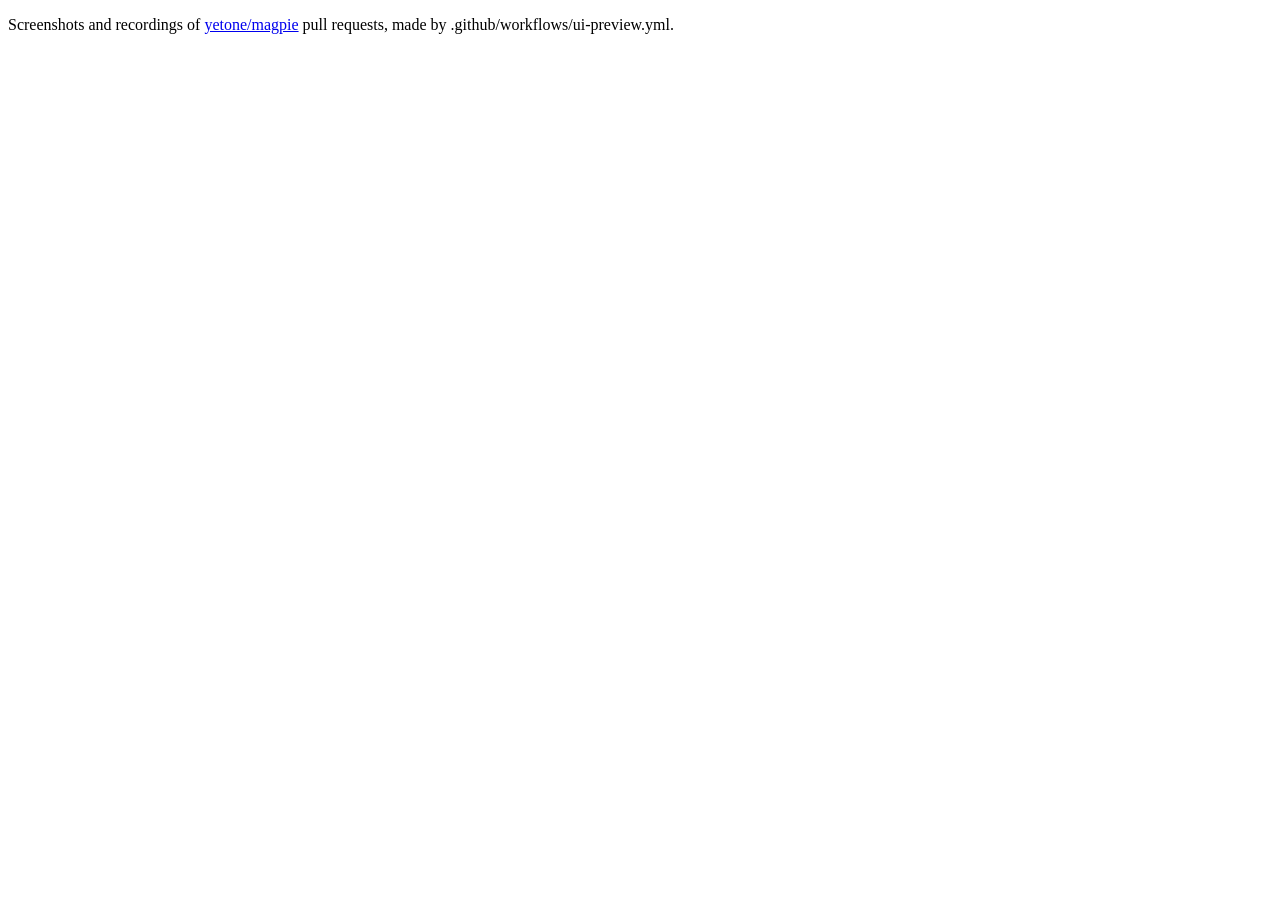
<file: index.html>
<!doctype html><meta charset="utf-8"><title>magpie UI previews</title><p>Screenshots and recordings of <a href="https://github.com/yetone/magpie/pulls">yetone/magpie</a> pull requests, made by .github/workflows/ui-preview.yml.</p>
</file>
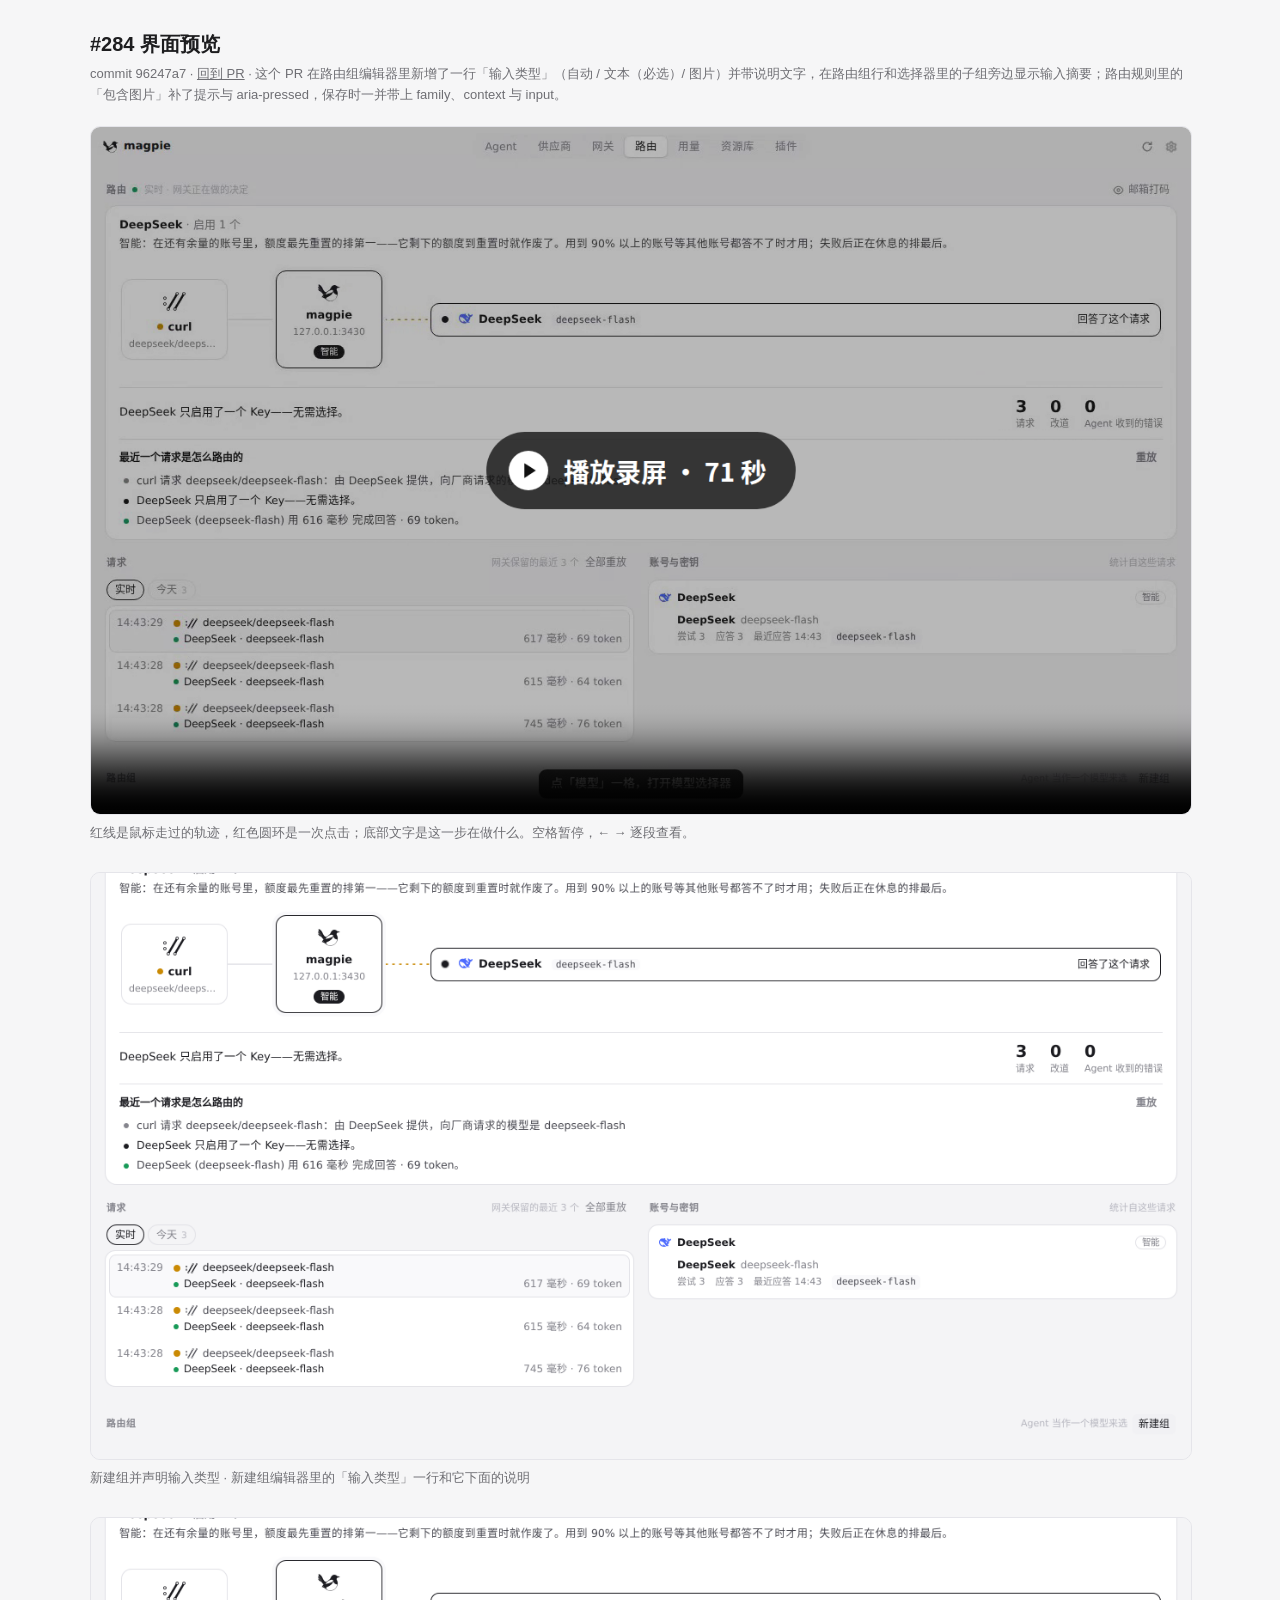
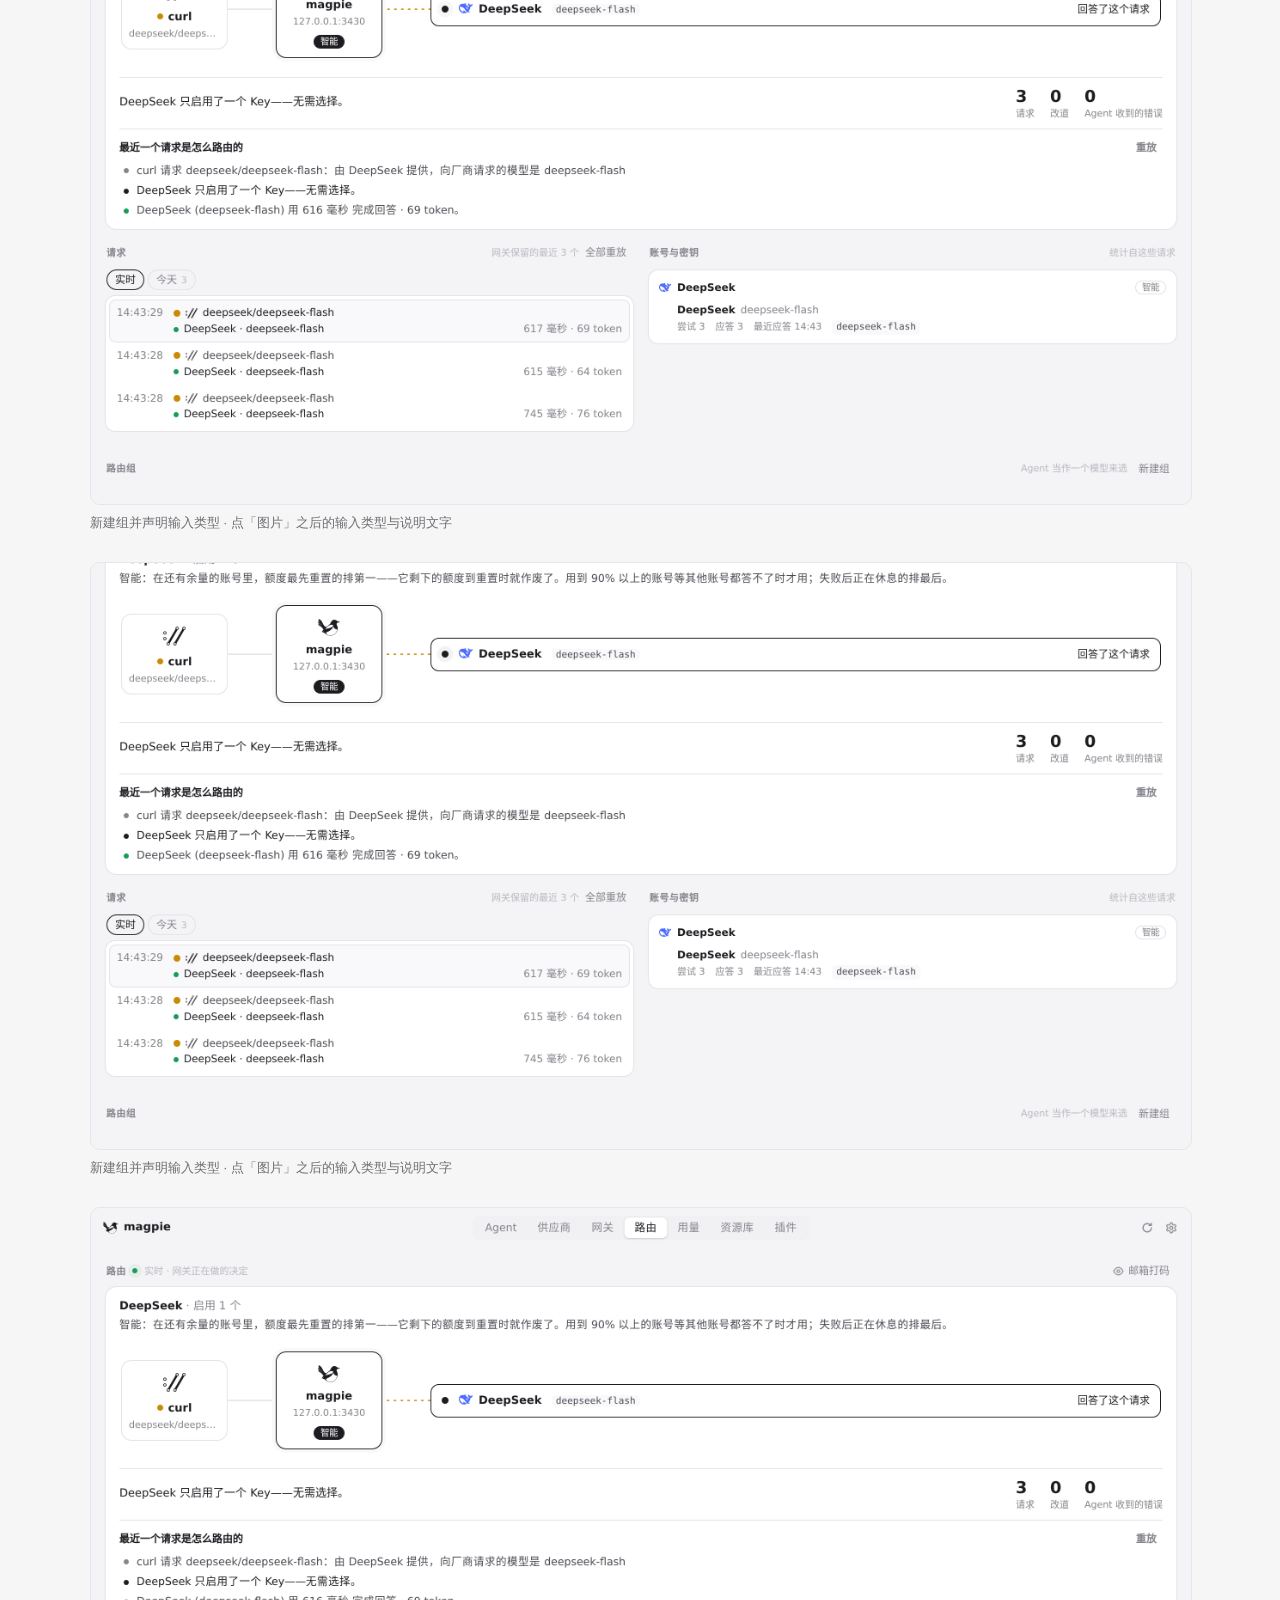
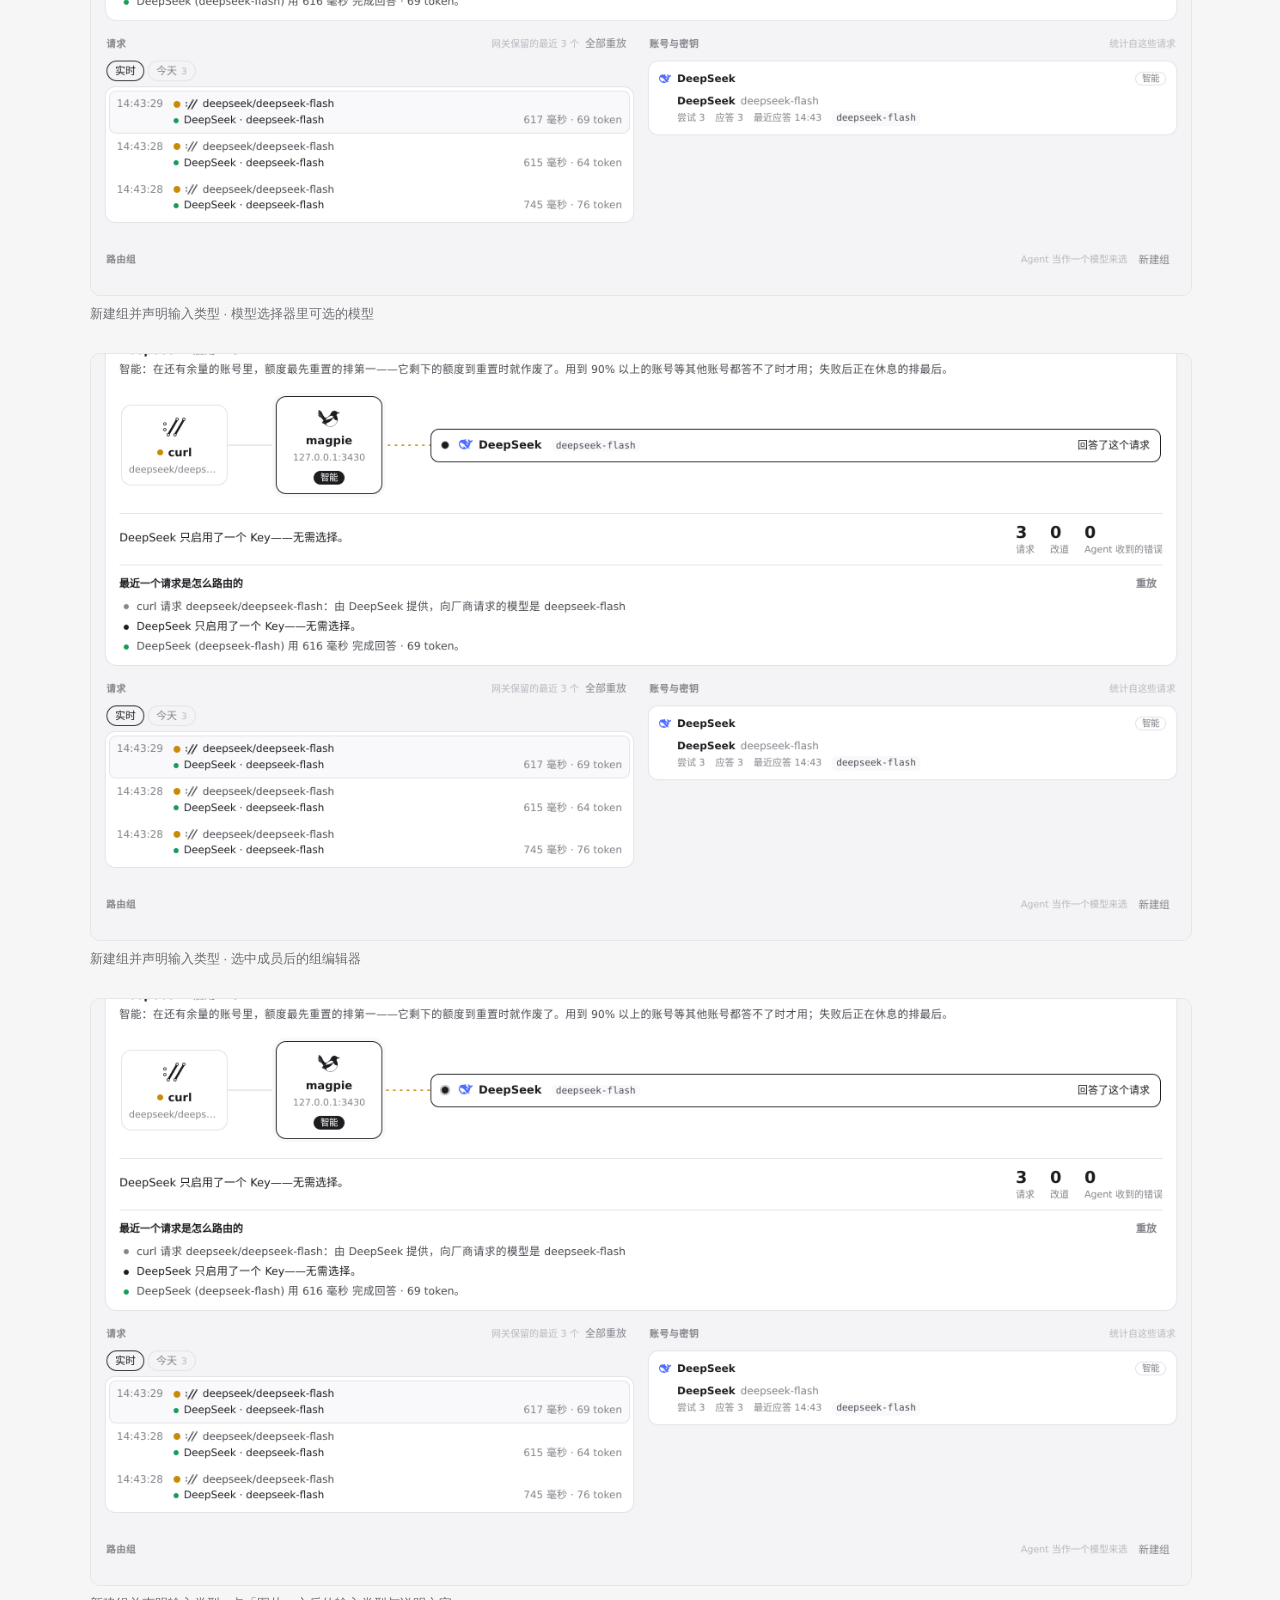
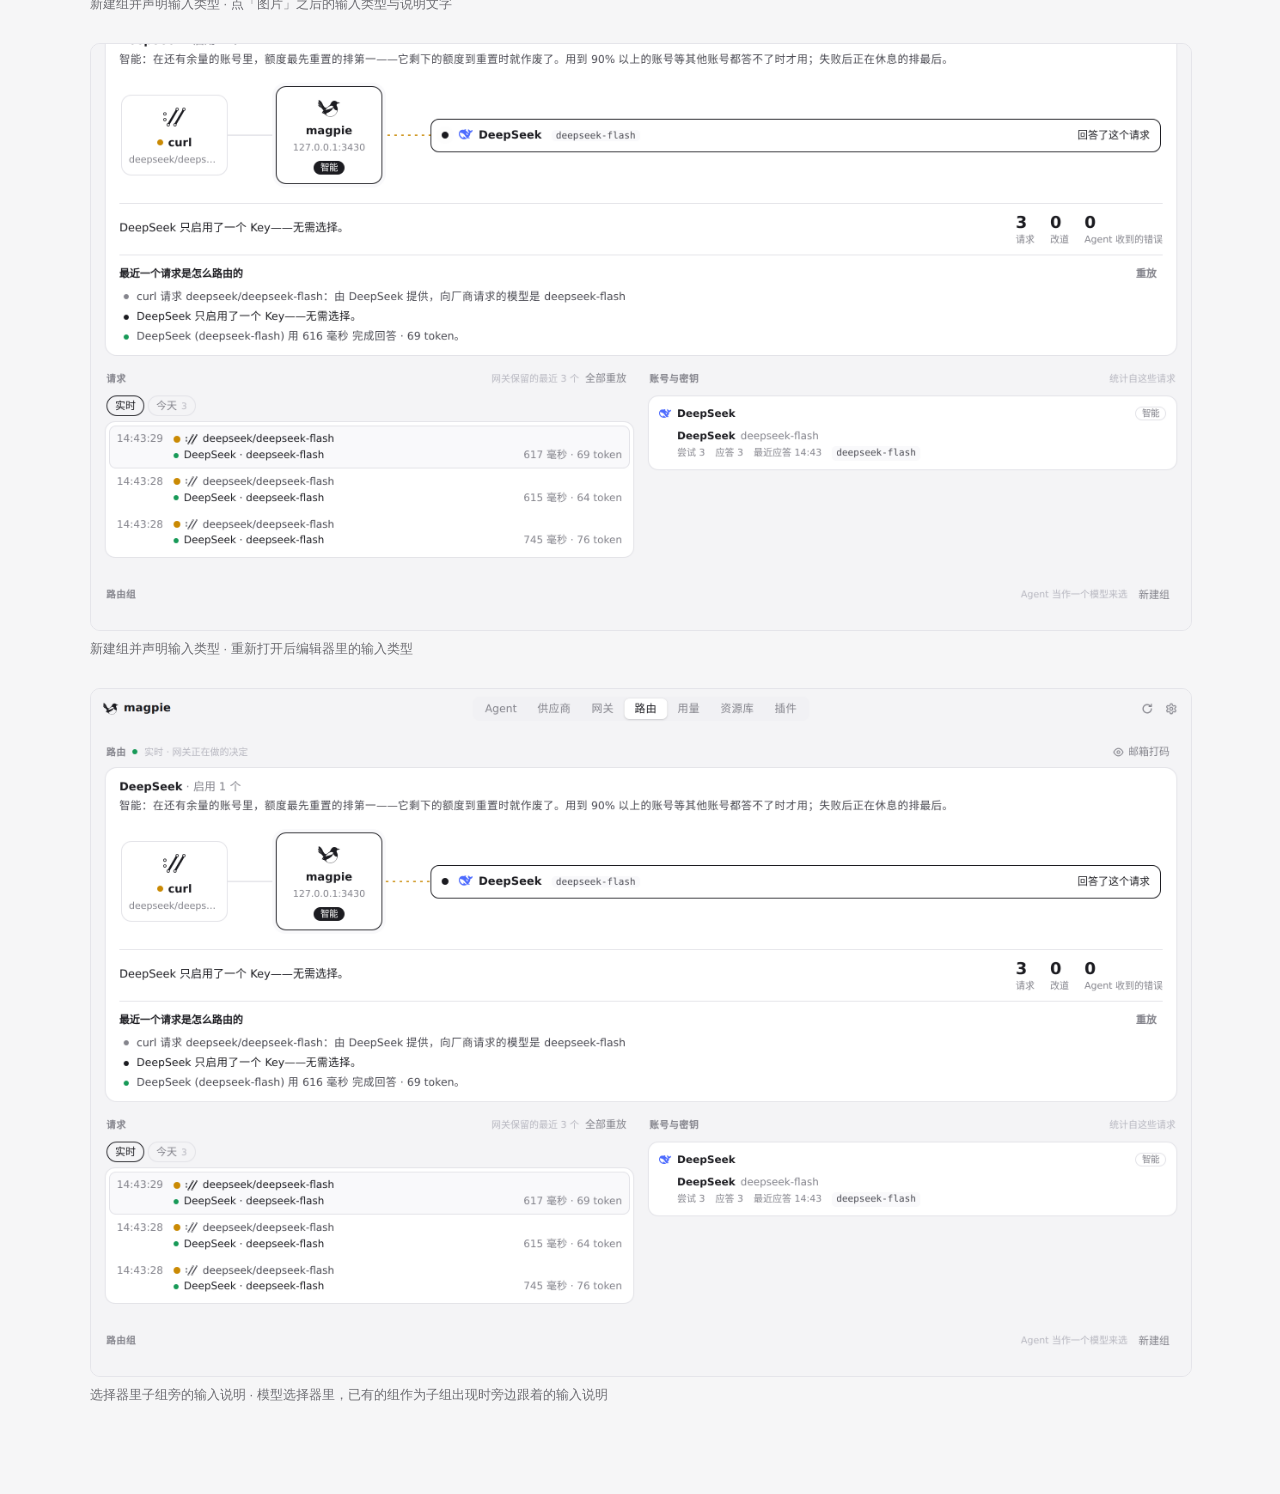
<file: pr-284/96247a7/index.html>
<!doctype html><html lang="zh"><meta charset="utf-8"><meta name="viewport" content="width=device-width,initial-scale=1">
<title>#284 界面预览 · 96247a7</title>
<style>:root{color-scheme:light dark;--bg:#f6f6f7;--fg:#1d1d1f;--muted:#6e6e73;--card:#fff;--line:#e5e5ea}
@media (prefers-color-scheme:dark){:root{--bg:#111113;--fg:#f2f2f4;--muted:#9a9aa0;--card:#1c1c1f;--line:#2c2c30}}
body{margin:0;background:var(--bg);color:var(--fg);font:15px/1.6 -apple-system,"Segoe UI","PingFang SC","Noto Sans CJK SC",sans-serif}
main{max-width:1100px;margin:0 auto;padding:28px 16px 60px}h1{font-size:20px;margin:0 0 4px}.m{color:var(--muted);font-size:13px;margin:0 0 20px}
video,img{display:block;width:100%;border-radius:10px;border:1px solid var(--line);background:var(--card)}figure{margin:0 0 28px}figcaption{color:var(--muted);font-size:13px;margin-top:8px}
a{color:inherit}</style>
<main><h1>#284 界面预览</h1><p class="m">commit 96247a7 · <a href="https://github.com/yetone/magpie/pull/284">回到 PR</a> · 这个 PR 在路由组编辑器里新增了一行「输入类型」（自动 / 文本（必选）/ 图片）并带说明文字，在路由组行和选择器里的子组旁边显示输入摘要；路由规则里的「包含图片」补了提示与 aria-pressed，保存时一并带上 family、context 与 input。</p>
<figure><video src="preview.mp4" controls autoplay muted playsinline poster="poster.png"></video><figcaption>红线是鼠标走过的轨迹，红色圆环是一次点击；底部文字是这一步在做什么。空格暂停，← → 逐段查看。</figcaption></figure>
<figure><img src="01-group-editor-input-auto.png" alt="新建组编辑器里的「输入类型」一行和它下面的说明"><figcaption>新建组并声明输入类型 · 新建组编辑器里的「输入类型」一行和它下面的说明</figcaption></figure>
<figure><img src="02-group-editor-input-image.png" alt="点「图片」之后的输入类型与说明文字"><figcaption>新建组并声明输入类型 · 点「图片」之后的输入类型与说明文字</figcaption></figure>
<figure><img src="04-group-editor-input-image.png" alt="点「图片」之后的输入类型与说明文字"><figcaption>新建组并声明输入类型 · 点「图片」之后的输入类型与说明文字</figcaption></figure>
<figure><img src="06-group-member-picker.png" alt="模型选择器里可选的模型"><figcaption>新建组并声明输入类型 · 模型选择器里可选的模型</figcaption></figure>
<figure><img src="07-group-editor-after-member.png" alt="选中成员后的组编辑器"><figcaption>新建组并声明输入类型 · 选中成员后的组编辑器</figcaption></figure>
<figure><img src="08-group-editor-input-image.png" alt="点「图片」之后的输入类型与说明文字"><figcaption>新建组并声明输入类型 · 点「图片」之后的输入类型与说明文字</figcaption></figure>
<figure><img src="10-group-editor-reopened.png" alt="重新打开后编辑器里的输入类型"><figcaption>新建组并声明输入类型 · 重新打开后编辑器里的输入类型</figcaption></figure>
<figure><img src="11-picker-subgroup-input-note.png" alt="模型选择器里，已有的组作为子组出现时旁边跟着的输入说明"><figcaption>选择器里子组旁的输入说明 · 模型选择器里，已有的组作为子组出现时旁边跟着的输入说明</figcaption></figure>
</main></html>
</file>
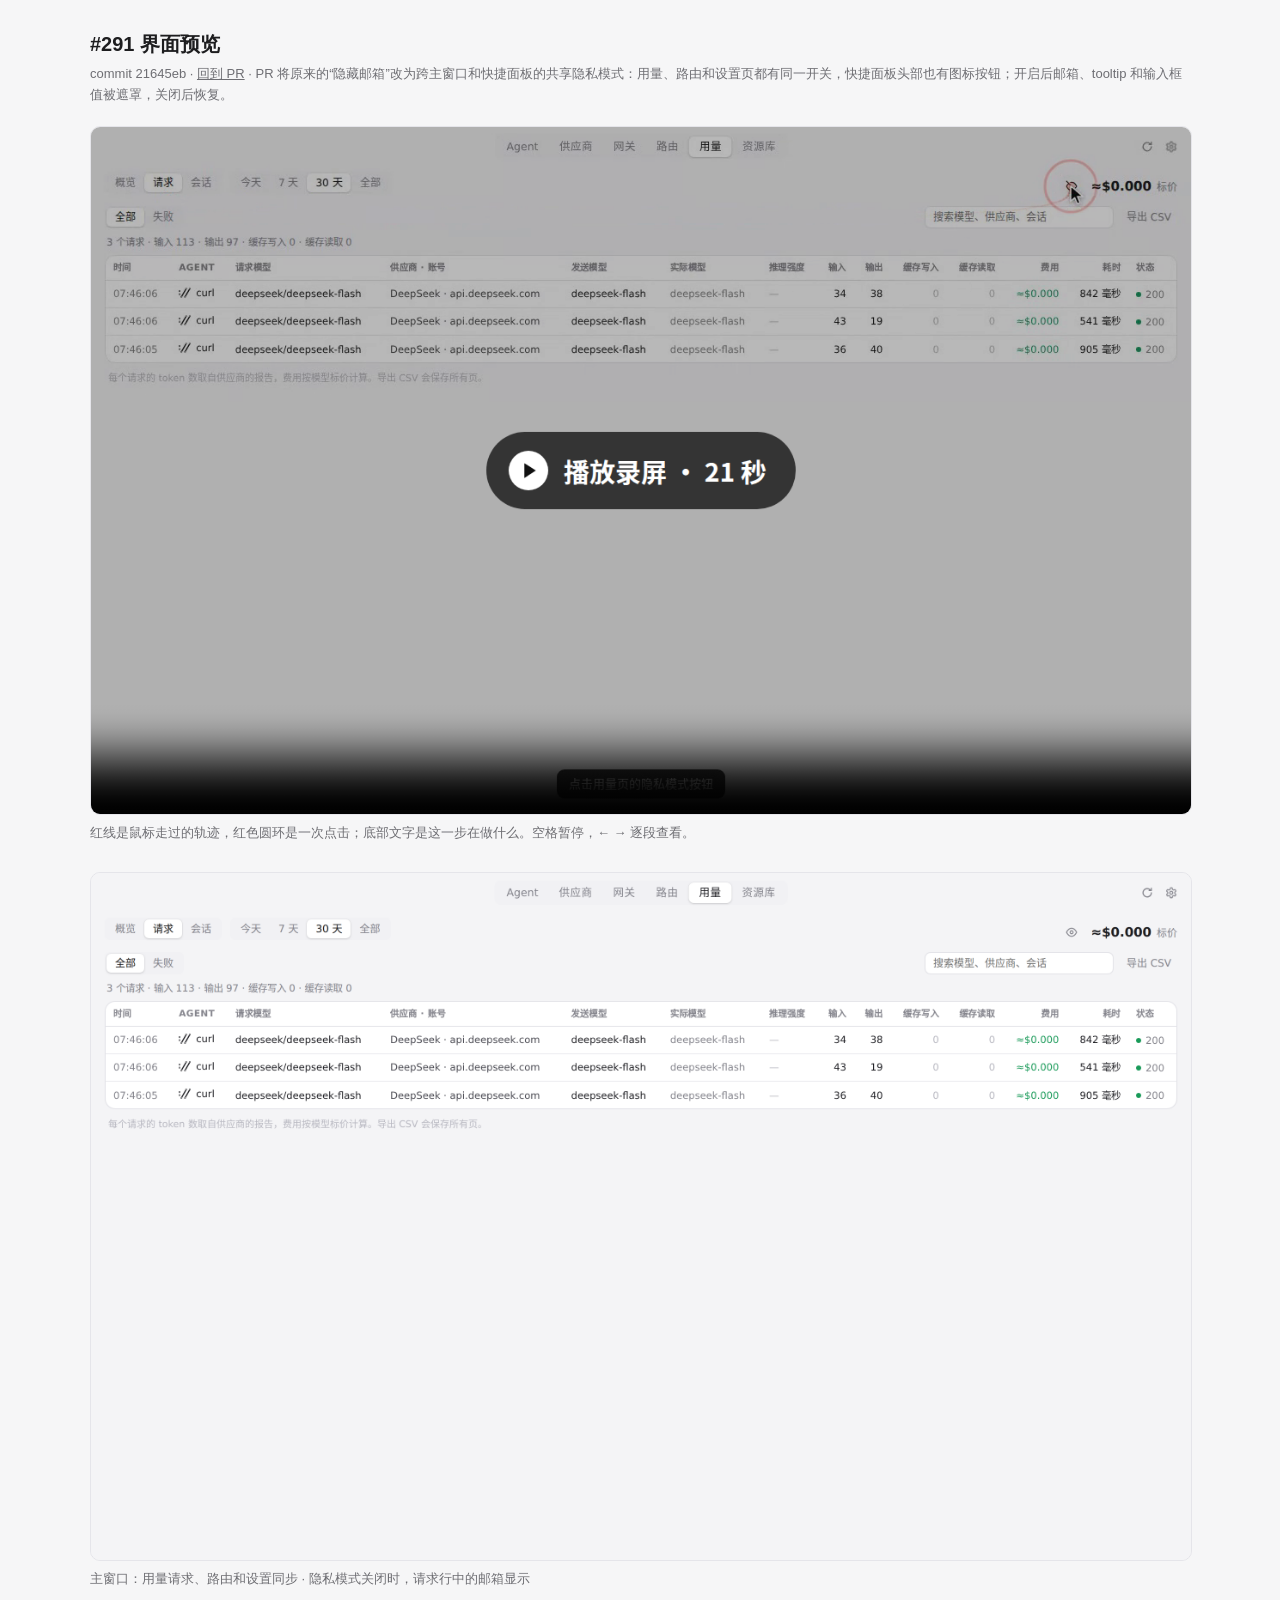
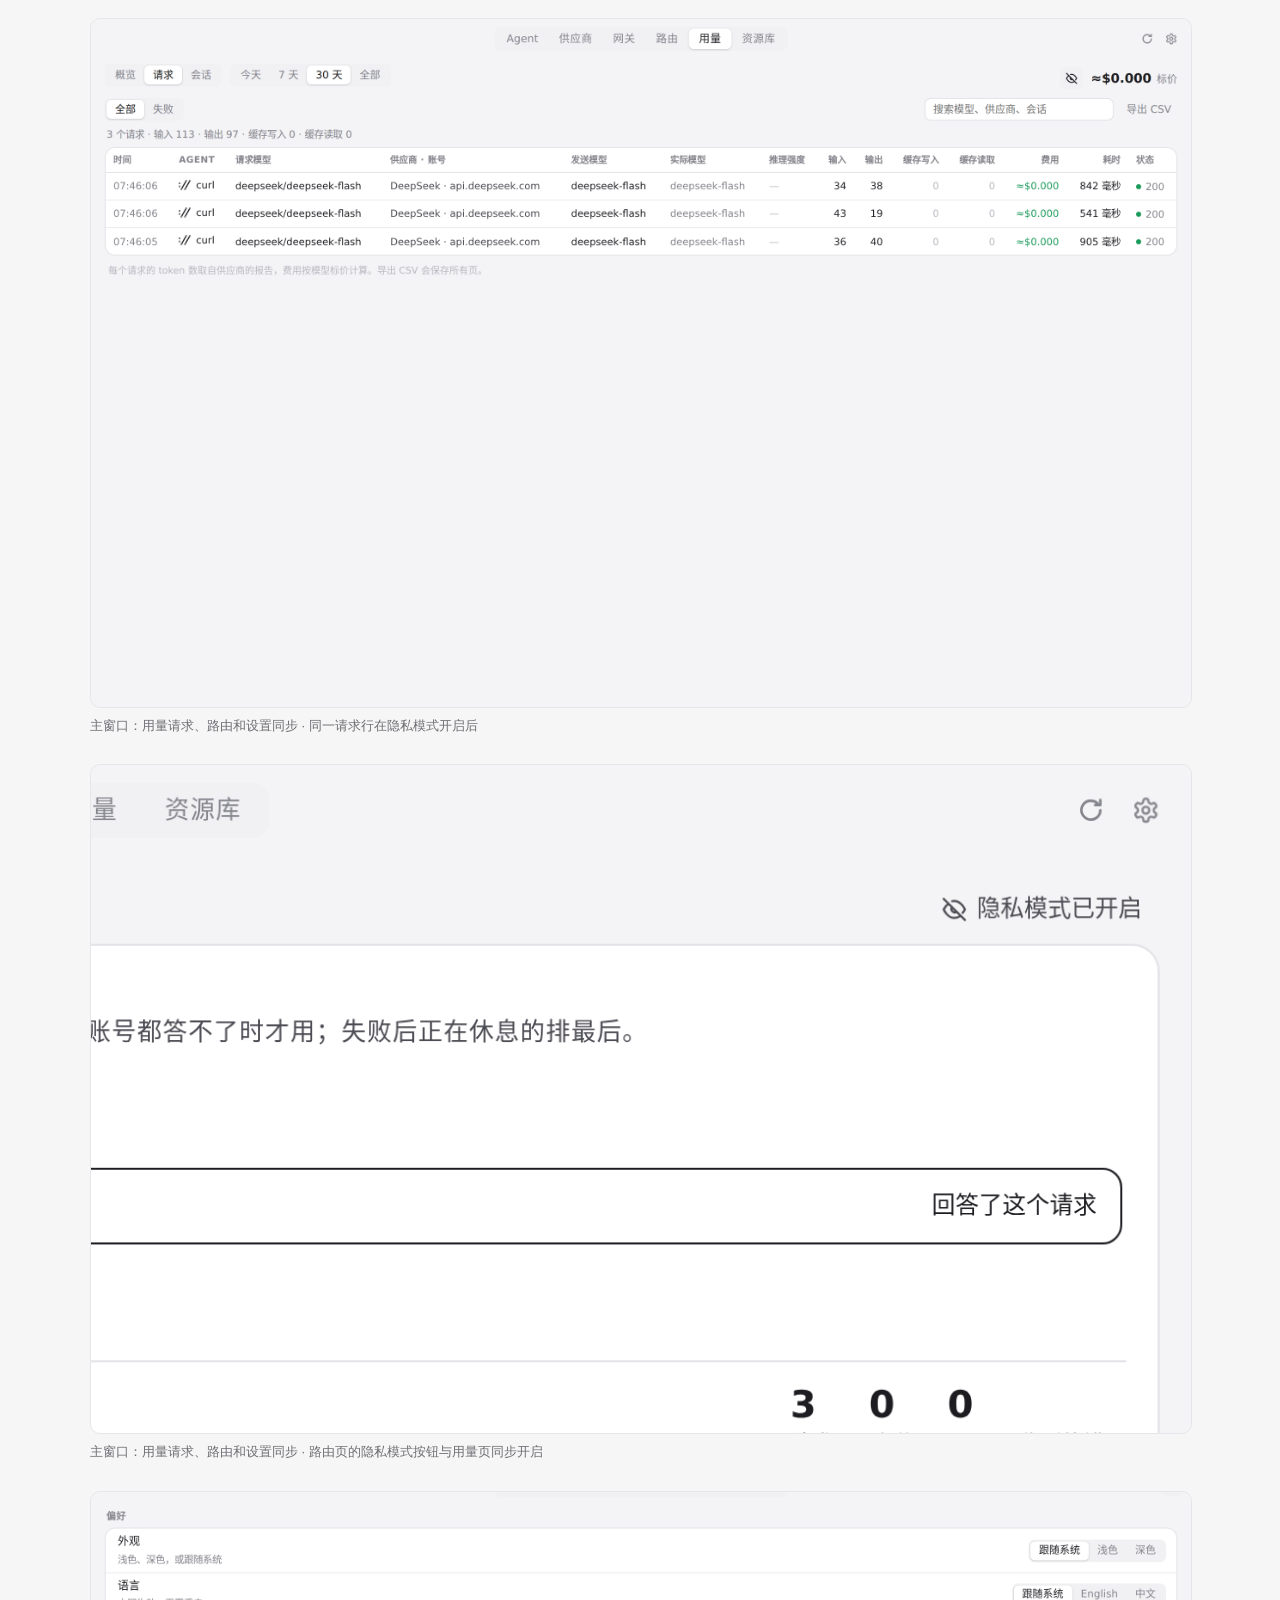
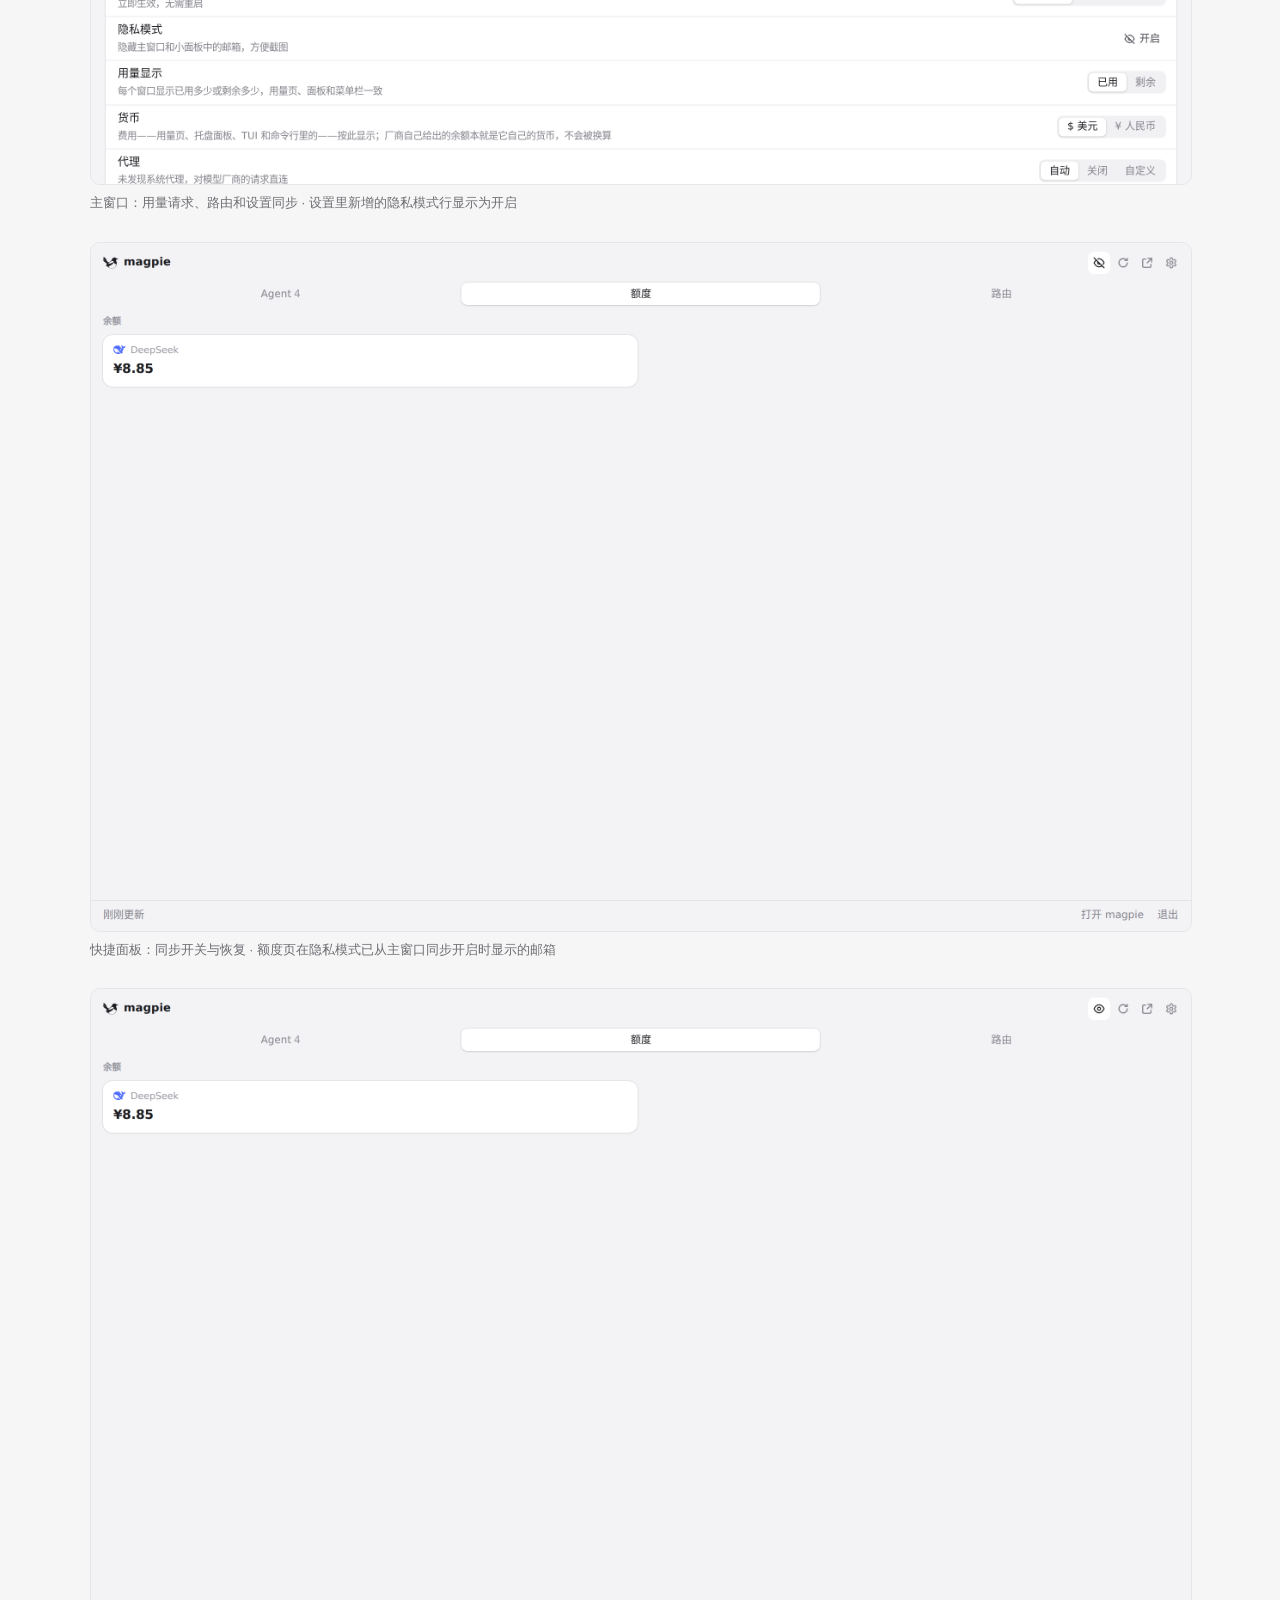
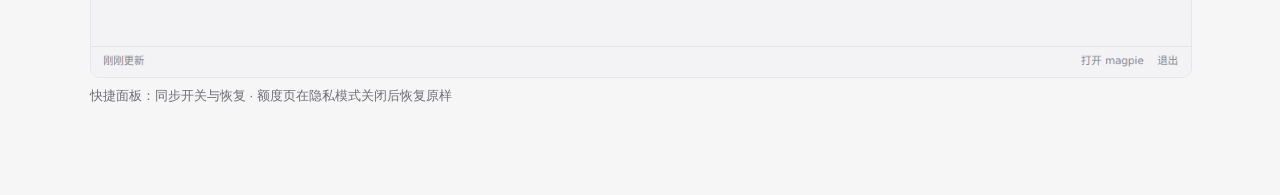
<file: pr-291/21645eb/index.html>
<!doctype html><html lang="zh"><meta charset="utf-8"><meta name="viewport" content="width=device-width,initial-scale=1">
<title>#291 界面预览 · 21645eb</title>
<style>:root{color-scheme:light dark;--bg:#f6f6f7;--fg:#1d1d1f;--muted:#6e6e73;--card:#fff;--line:#e5e5ea}
@media (prefers-color-scheme:dark){:root{--bg:#111113;--fg:#f2f2f4;--muted:#9a9aa0;--card:#1c1c1f;--line:#2c2c30}}
body{margin:0;background:var(--bg);color:var(--fg);font:15px/1.6 -apple-system,"Segoe UI","PingFang SC","Noto Sans CJK SC",sans-serif}
main{max-width:1100px;margin:0 auto;padding:28px 16px 60px}h1{font-size:20px;margin:0 0 4px}.m{color:var(--muted);font-size:13px;margin:0 0 20px}
video,img{display:block;width:100%;border-radius:10px;border:1px solid var(--line);background:var(--card)}figure{margin:0 0 28px}figcaption{color:var(--muted);font-size:13px;margin-top:8px}
a{color:inherit}</style>
<main><h1>#291 界面预览</h1><p class="m">commit 21645eb · <a href="https://github.com/yetone/magpie/pull/291">回到 PR</a> · PR 将原来的“隐藏邮箱”改为跨主窗口和快捷面板的共享隐私模式：用量、路由和设置页都有同一开关，快捷面板头部也有图标按钮；开启后邮箱、tooltip 和输入框值被遮罩，关闭后恢复。</p>
<figure><video src="preview.mp4" controls autoplay muted playsinline poster="poster.png"></video><figcaption>红线是鼠标走过的轨迹，红色圆环是一次点击；底部文字是这一步在做什么。空格暂停，← → 逐段查看。</figcaption></figure>
<figure><img src="01-usage-requests-privacy-off.png" alt="隐私模式关闭时，请求行中的邮箱显示"><figcaption>主窗口：用量请求、路由和设置同步 · 隐私模式关闭时，请求行中的邮箱显示</figcaption></figure>
<figure><img src="02-usage-requests-privacy-on.png" alt="同一请求行在隐私模式开启后"><figcaption>主窗口：用量请求、路由和设置同步 · 同一请求行在隐私模式开启后</figcaption></figure>
<figure><img src="03-routing-privacy-on.png" alt="路由页的隐私模式按钮与用量页同步开启"><figcaption>主窗口：用量请求、路由和设置同步 · 路由页的隐私模式按钮与用量页同步开启</figcaption></figure>
<figure><img src="04-settings-privacy-on.png" alt="设置里新增的隐私模式行显示为开启"><figcaption>主窗口：用量请求、路由和设置同步 · 设置里新增的隐私模式行显示为开启</figcaption></figure>
<figure><img src="05-panel-usage-privacy-on.png" alt="额度页在隐私模式已从主窗口同步开启时显示的邮箱"><figcaption>快捷面板：同步开关与恢复 · 额度页在隐私模式已从主窗口同步开启时显示的邮箱</figcaption></figure>
<figure><img src="06-panel-usage-privacy-off.png" alt="额度页在隐私模式关闭后恢复原样"><figcaption>快捷面板：同步开关与恢复 · 额度页在隐私模式关闭后恢复原样</figcaption></figure>
</main></html>
</file>
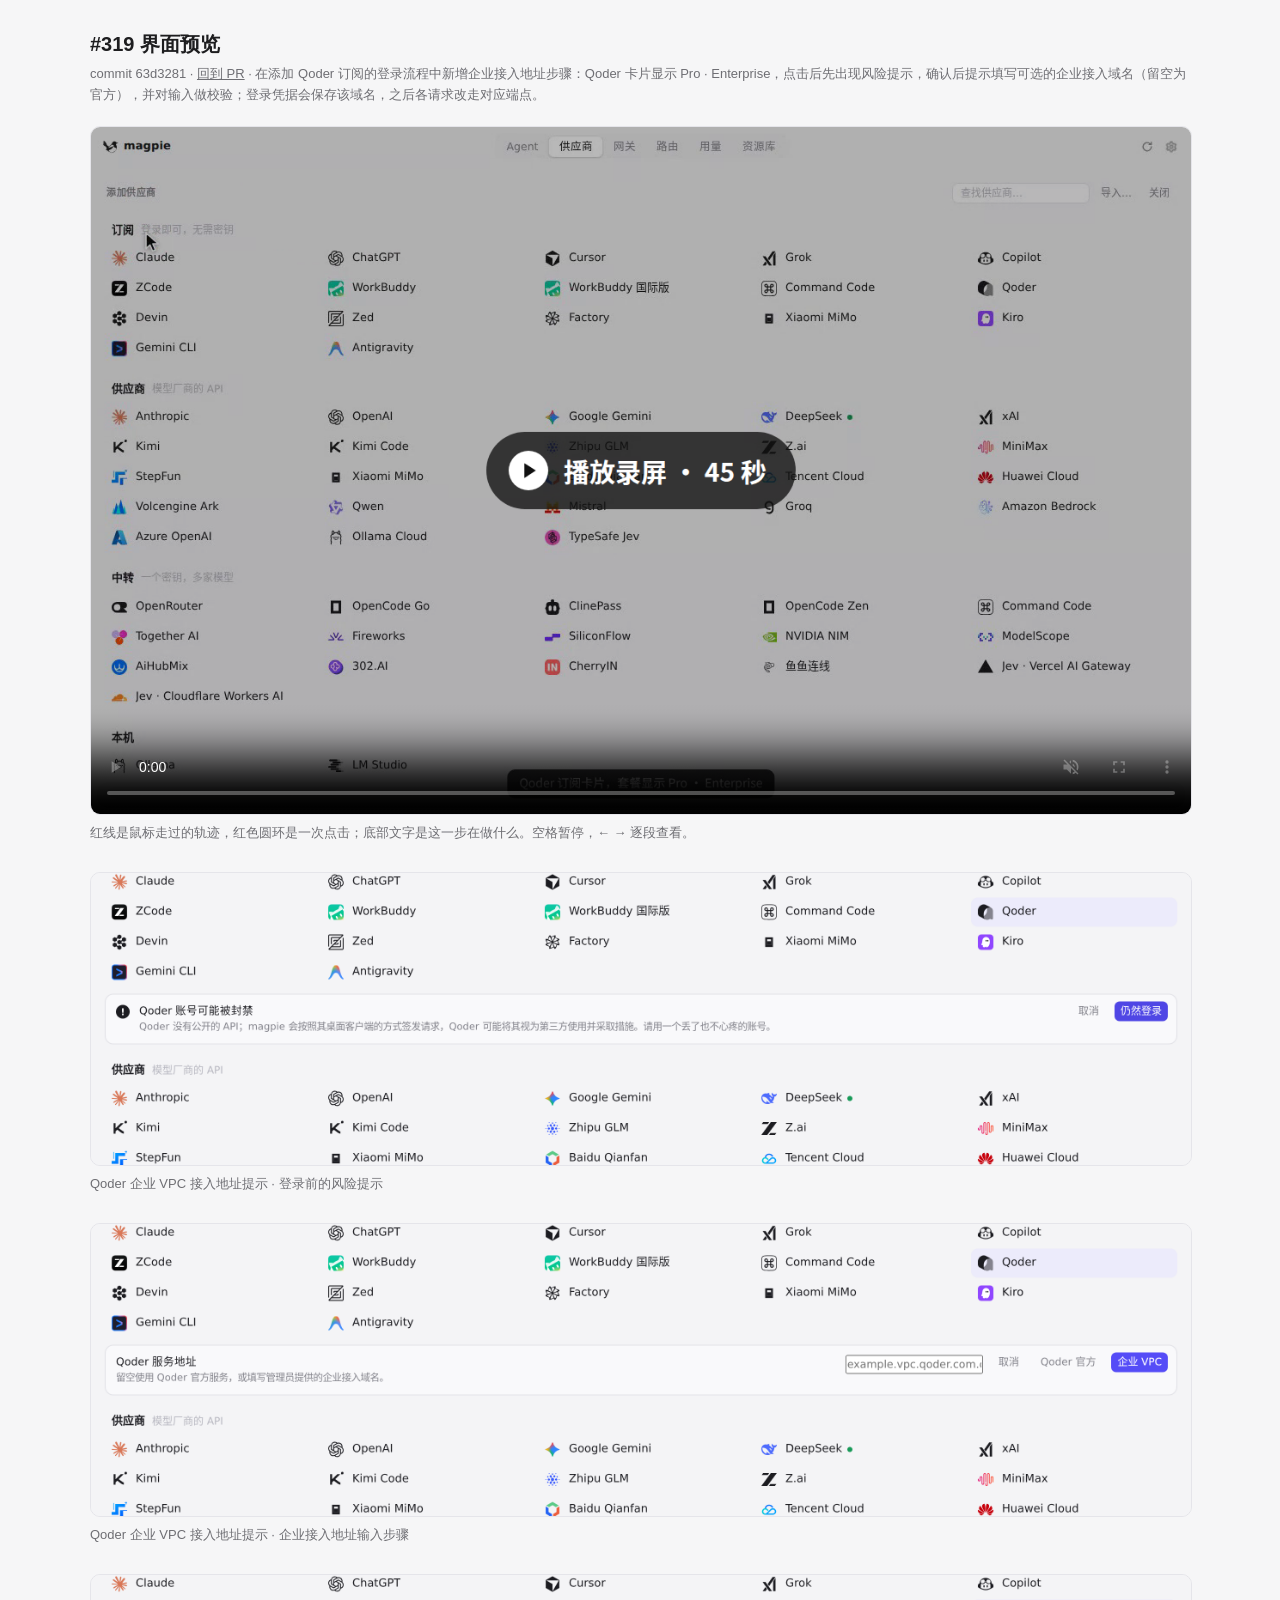
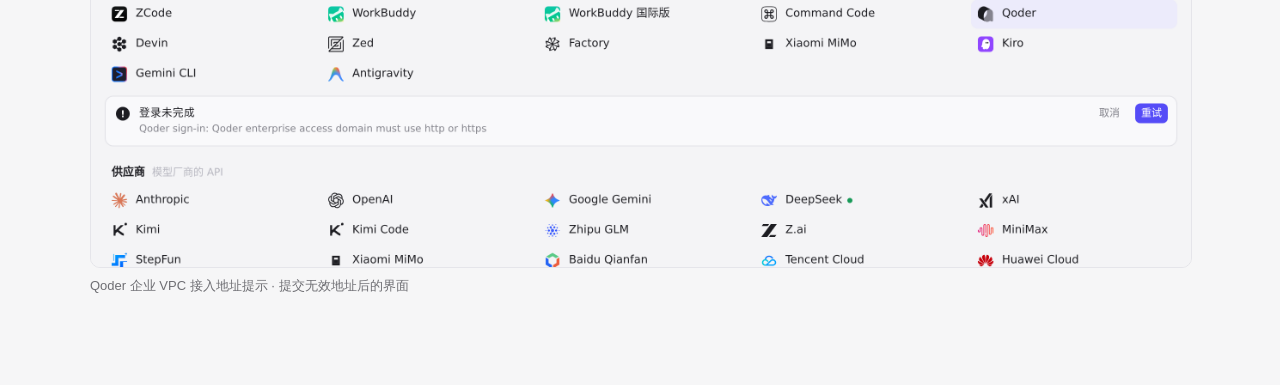
<file: pr-319/63d3281/index.html>
<!doctype html><html lang="zh"><meta charset="utf-8"><meta name="viewport" content="width=device-width,initial-scale=1">
<title>#319 界面预览 · 63d3281</title>
<style>:root{color-scheme:light dark;--bg:#f6f6f7;--fg:#1d1d1f;--muted:#6e6e73;--card:#fff;--line:#e5e5ea}
@media (prefers-color-scheme:dark){:root{--bg:#111113;--fg:#f2f2f4;--muted:#9a9aa0;--card:#1c1c1f;--line:#2c2c30}}
body{margin:0;background:var(--bg);color:var(--fg);font:15px/1.6 -apple-system,"Segoe UI","PingFang SC","Noto Sans CJK SC",sans-serif}
main{max-width:1100px;margin:0 auto;padding:28px 16px 60px}h1{font-size:20px;margin:0 0 4px}.m{color:var(--muted);font-size:13px;margin:0 0 20px}
video,img{display:block;width:100%;border-radius:10px;border:1px solid var(--line);background:var(--card)}figure{margin:0 0 28px}figcaption{color:var(--muted);font-size:13px;margin-top:8px}
a{color:inherit}</style>
<main><h1>#319 界面预览</h1><p class="m">commit 63d3281 · <a href="https://github.com/yetone/magpie/pull/319">回到 PR</a> · 在添加 Qoder 订阅的登录流程中新增企业接入地址步骤：Qoder 卡片显示 Pro · Enterprise，点击后先出现风险提示，确认后提示填写可选的企业接入域名（留空为官方），并对输入做校验；登录凭据会保存该域名，之后各请求改走对应端点。</p>
<figure><video src="preview.mp4" controls autoplay muted playsinline poster="poster.png"></video><figcaption>红线是鼠标走过的轨迹，红色圆环是一次点击；底部文字是这一步在做什么。空格暂停，← → 逐段查看。</figcaption></figure>
<figure><img src="02-qoder-risk-prompt.png" alt="登录前的风险提示"><figcaption>Qoder 企业 VPC 接入地址提示 · 登录前的风险提示</figcaption></figure>
<figure><img src="03-qoder-endpoint-prompt.png" alt="企业接入地址输入步骤"><figcaption>Qoder 企业 VPC 接入地址提示 · 企业接入地址输入步骤</figcaption></figure>
<figure><img src="04-qoder-endpoint-invalid.png" alt="提交无效地址后的界面"><figcaption>Qoder 企业 VPC 接入地址提示 · 提交无效地址后的界面</figcaption></figure>
</main></html>
</file>
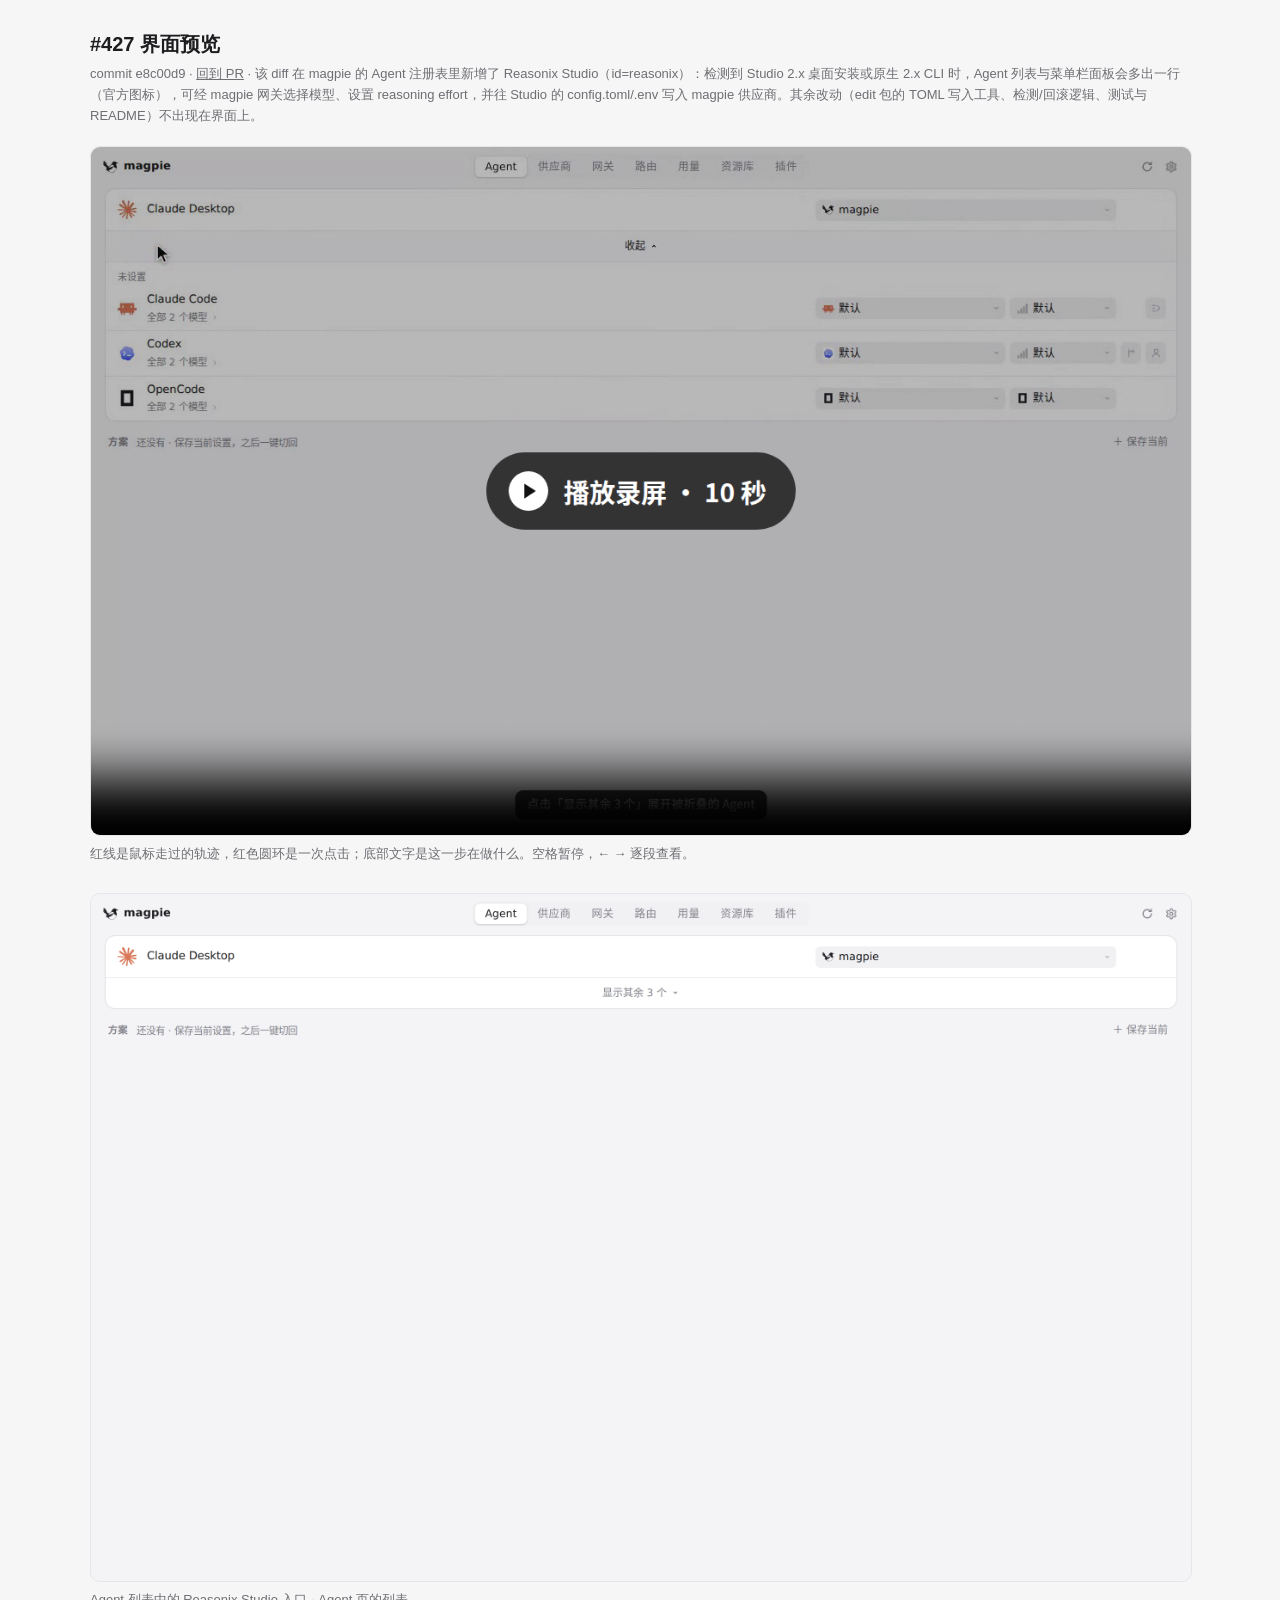
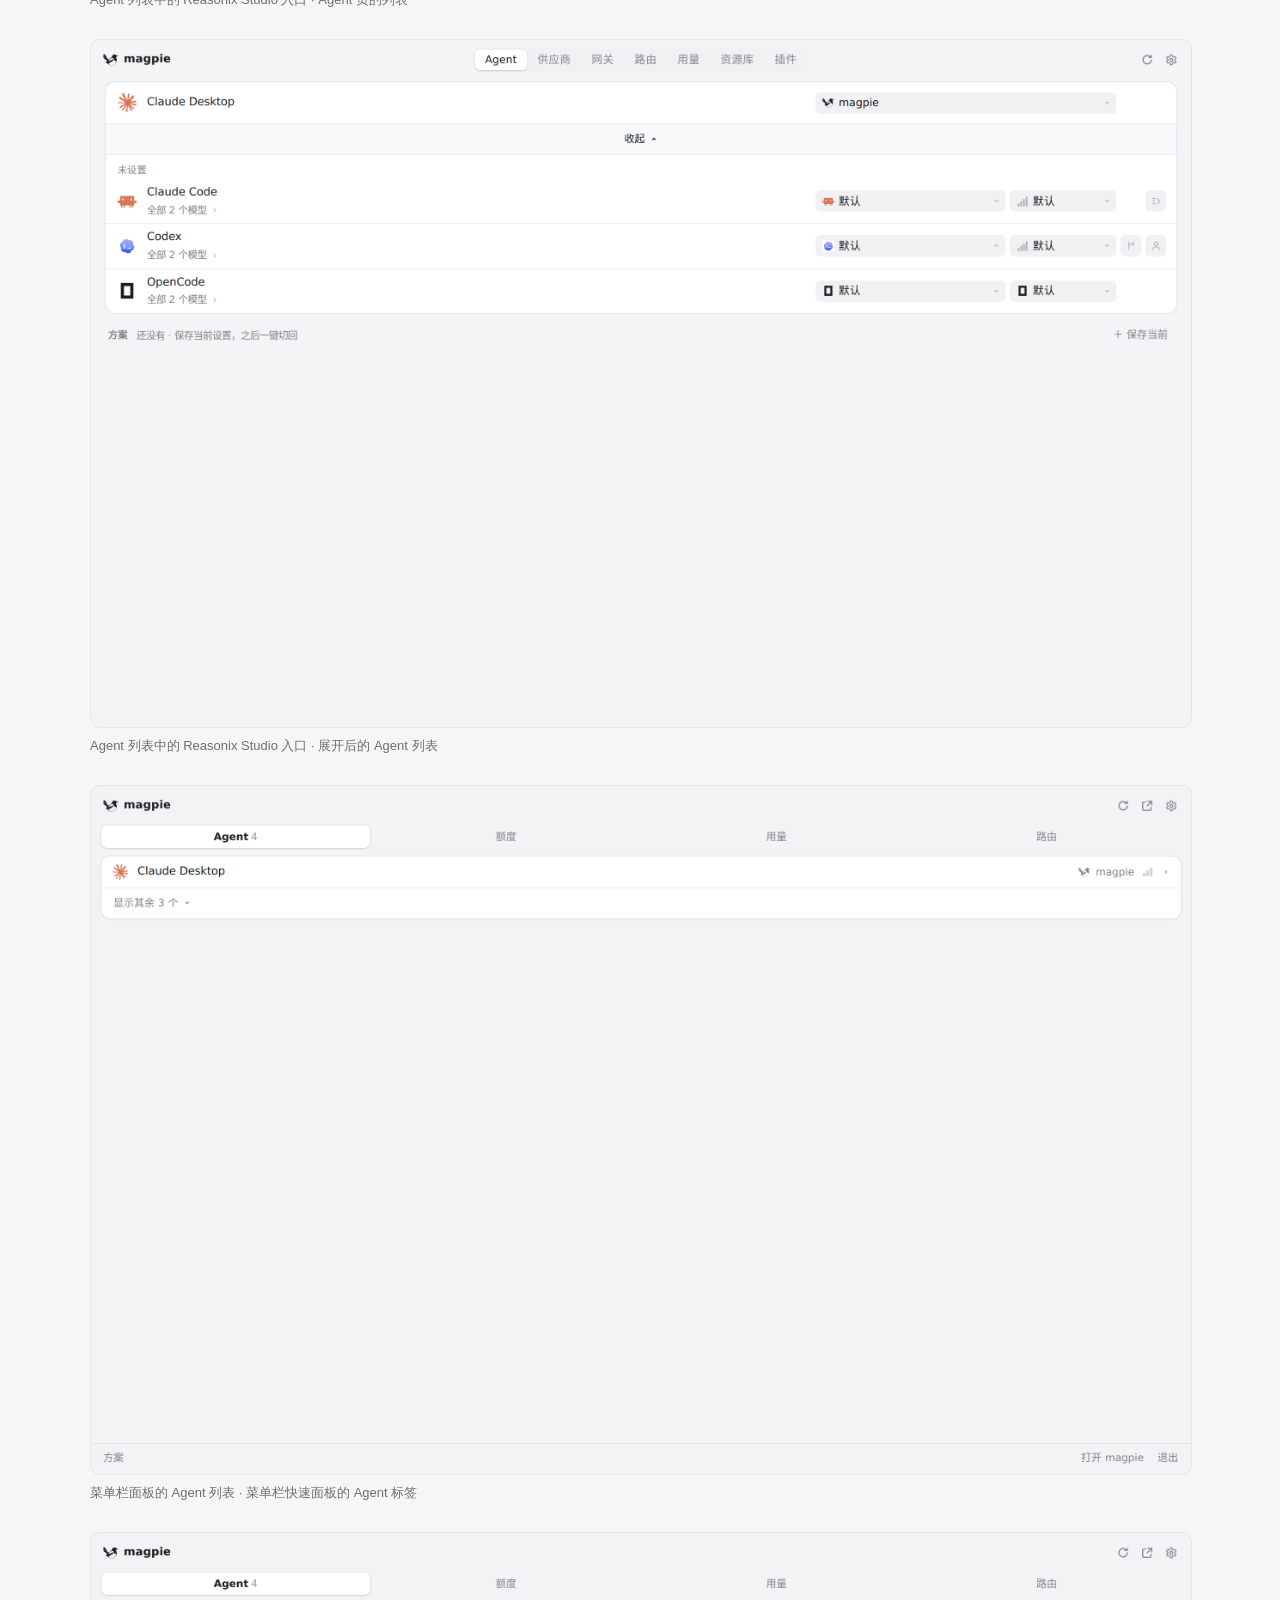
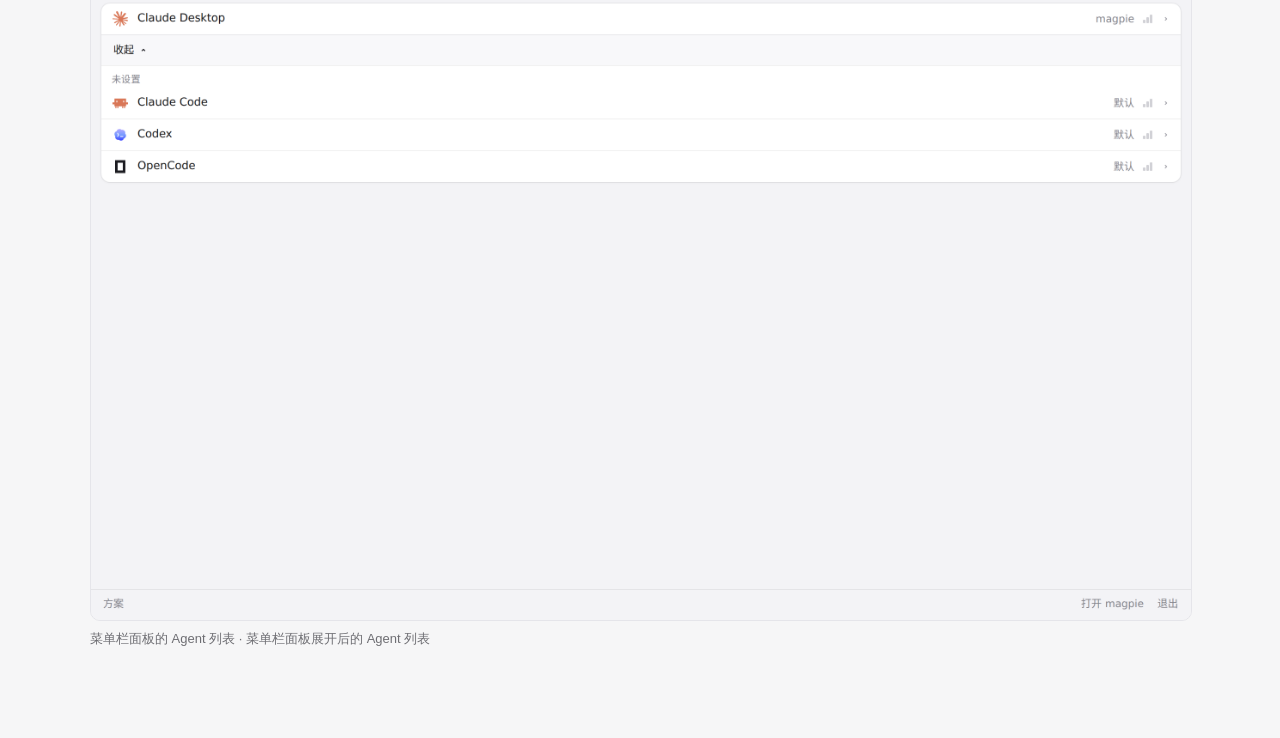
<file: pr-427/e8c00d9/index.html>
<!doctype html><html lang="zh"><meta charset="utf-8"><meta name="viewport" content="width=device-width,initial-scale=1">
<title>#427 界面预览 · e8c00d9</title>
<style>:root{color-scheme:light dark;--bg:#f6f6f7;--fg:#1d1d1f;--muted:#6e6e73;--card:#fff;--line:#e5e5ea}
@media (prefers-color-scheme:dark){:root{--bg:#111113;--fg:#f2f2f4;--muted:#9a9aa0;--card:#1c1c1f;--line:#2c2c30}}
body{margin:0;background:var(--bg);color:var(--fg);font:15px/1.6 -apple-system,"Segoe UI","PingFang SC","Noto Sans CJK SC",sans-serif}
main{max-width:1100px;margin:0 auto;padding:28px 16px 60px}h1{font-size:20px;margin:0 0 4px}.m{color:var(--muted);font-size:13px;margin:0 0 20px}
video,img{display:block;width:100%;border-radius:10px;border:1px solid var(--line);background:var(--card)}figure{margin:0 0 28px}figcaption{color:var(--muted);font-size:13px;margin-top:8px}
a{color:inherit}</style>
<main><h1>#427 界面预览</h1><p class="m">commit e8c00d9 · <a href="https://github.com/yetone/magpie/pull/427">回到 PR</a> · 该 diff 在 magpie 的 Agent 注册表里新增了 Reasonix Studio（id=reasonix）：检测到 Studio 2.x 桌面安装或原生 2.x CLI 时，Agent 列表与菜单栏面板会多出一行（官方图标），可经 magpie 网关选择模型、设置 reasoning effort，并往 Studio 的 config.toml/.env 写入 magpie 供应商。其余改动（edit 包的 TOML 写入工具、检测/回滚逻辑、测试与 README）不出现在界面上。</p>
<figure><video src="preview.mp4" controls autoplay muted playsinline poster="poster.png"></video><figcaption>红线是鼠标走过的轨迹，红色圆环是一次点击；底部文字是这一步在做什么。空格暂停，← → 逐段查看。</figcaption></figure>
<figure><img src="01-agents-list.png" alt="Agent 页的列表"><figcaption>Agent 列表中的 Reasonix Studio 入口 · Agent 页的列表</figcaption></figure>
<figure><img src="02-agents-all.png" alt="展开后的 Agent 列表"><figcaption>Agent 列表中的 Reasonix Studio 入口 · 展开后的 Agent 列表</figcaption></figure>
<figure><img src="03-panel-agents.png" alt="菜单栏快速面板的 Agent 标签"><figcaption>菜单栏面板的 Agent 列表 · 菜单栏快速面板的 Agent 标签</figcaption></figure>
<figure><img src="04-panel-agents-all.png" alt="菜单栏面板展开后的 Agent 列表"><figcaption>菜单栏面板的 Agent 列表 · 菜单栏面板展开后的 Agent 列表</figcaption></figure>
</main></html>
</file>
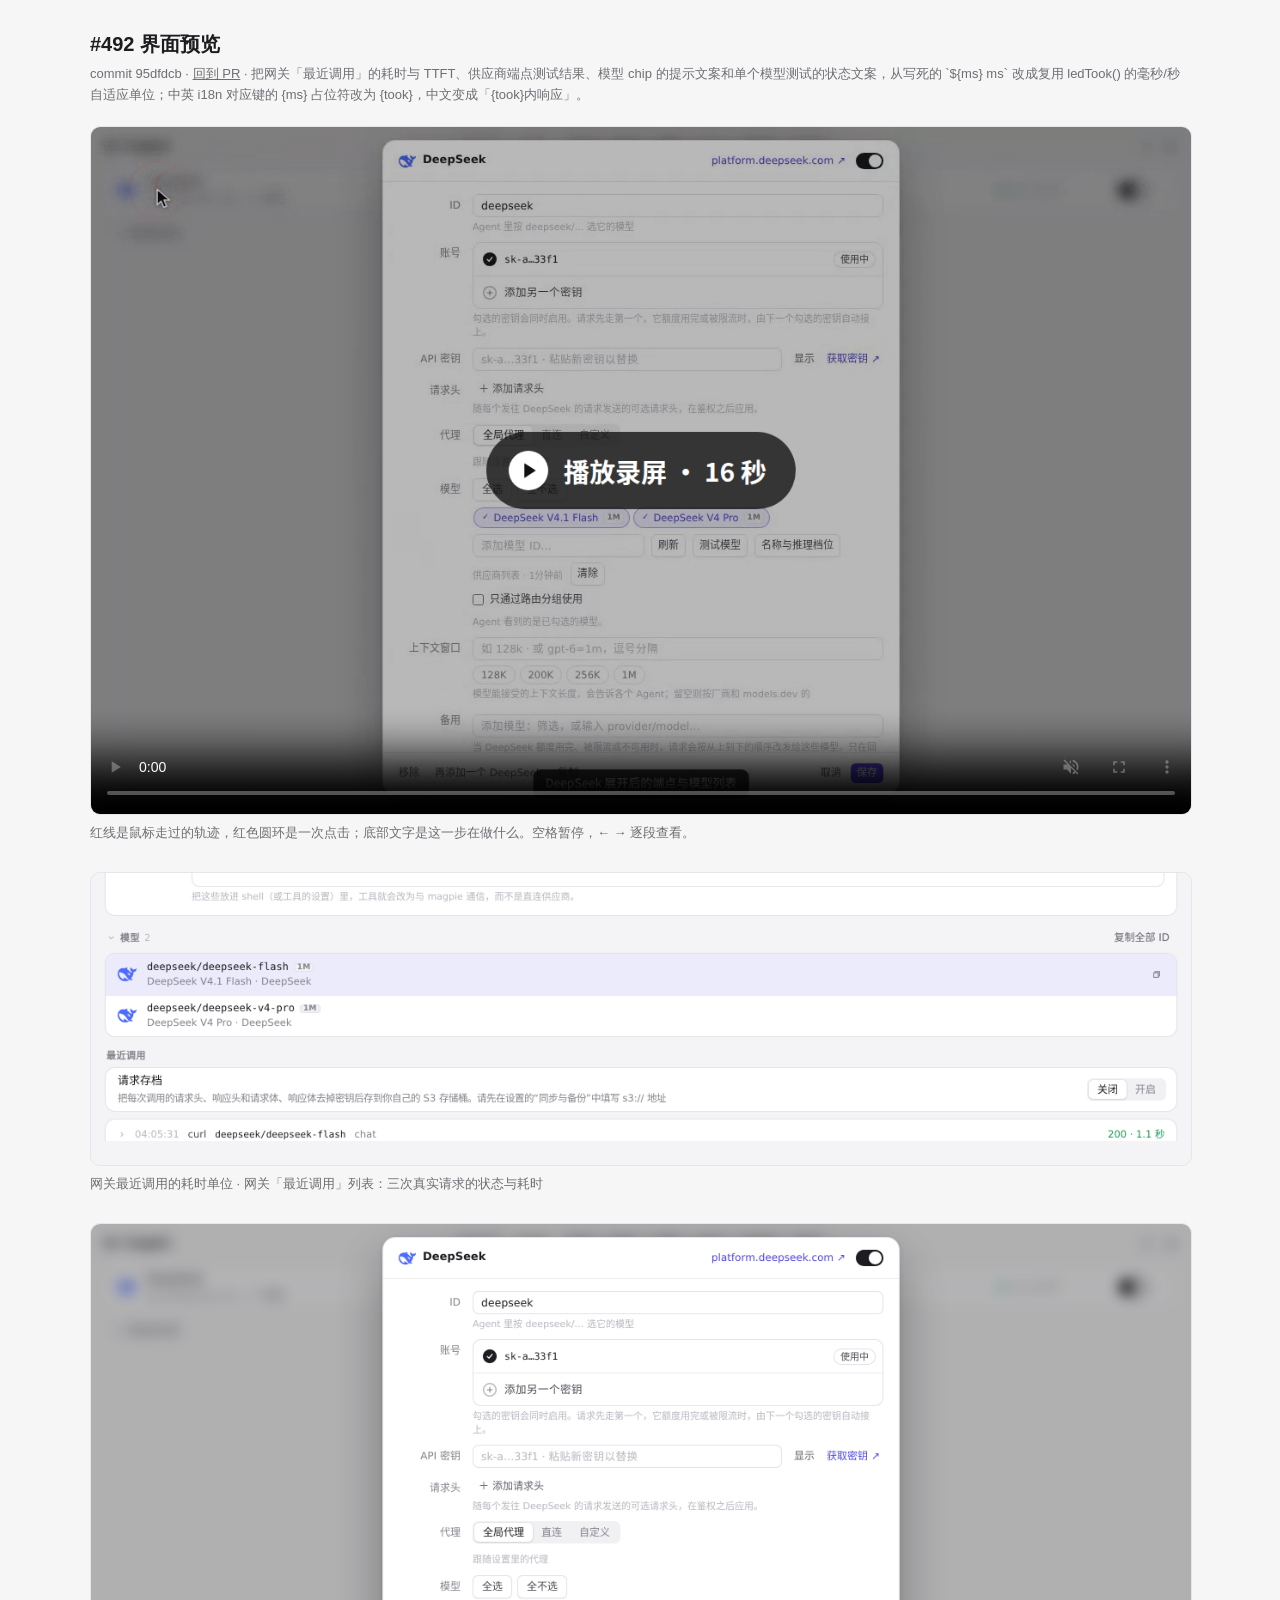
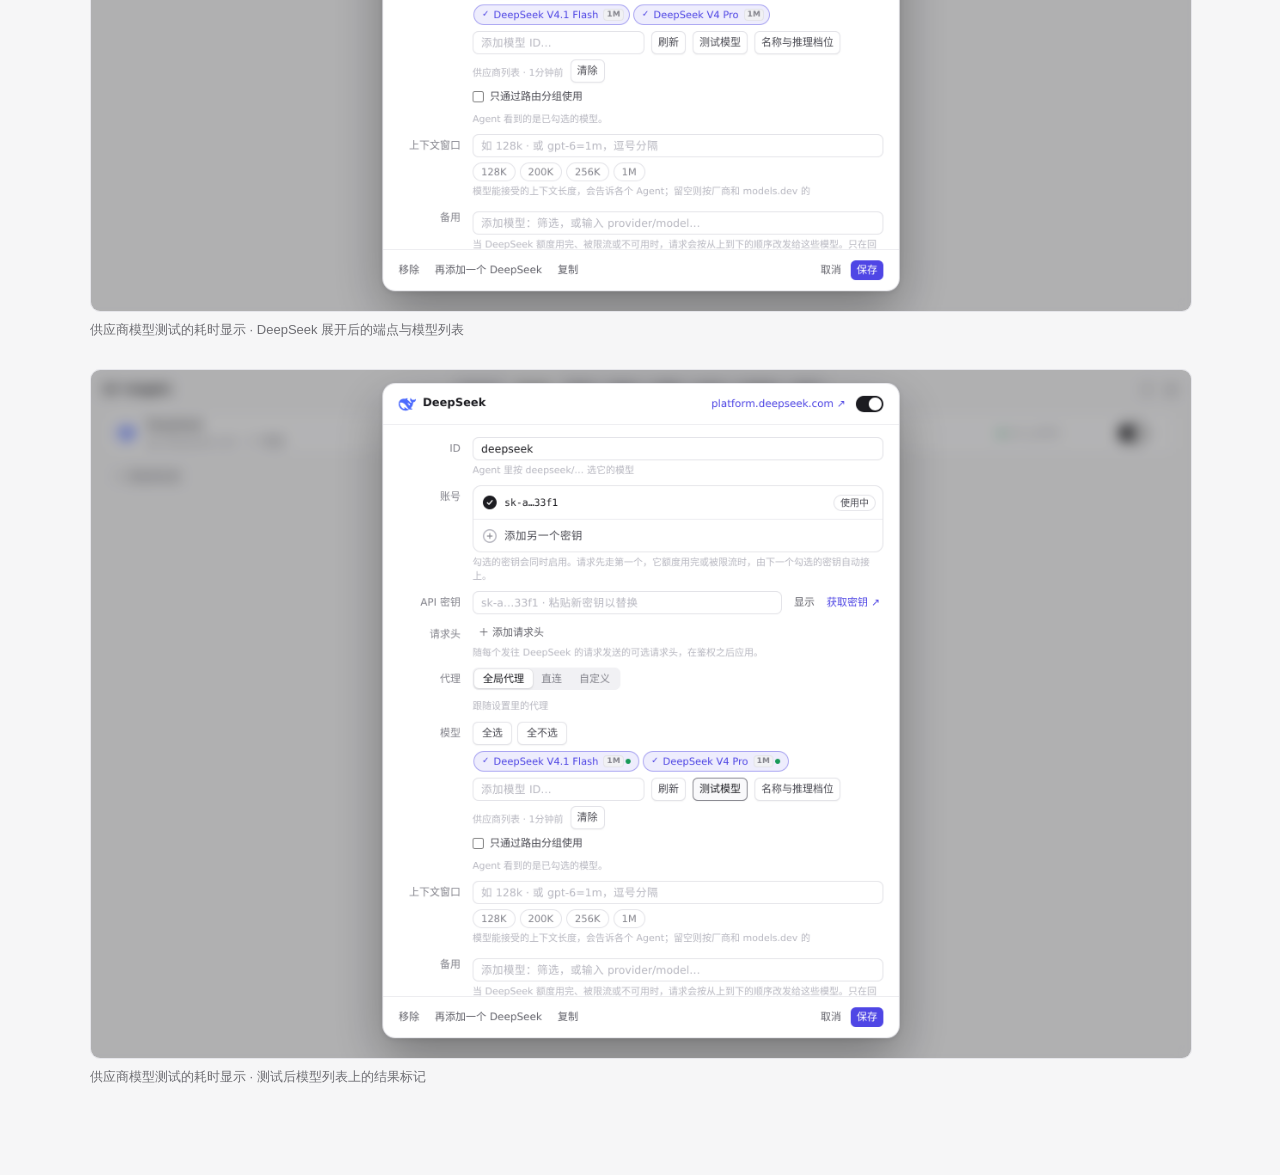
<file: pr-492/95dfdcb/index.html>
<!doctype html><html lang="zh"><meta charset="utf-8"><meta name="viewport" content="width=device-width,initial-scale=1">
<title>#492 界面预览 · 95dfdcb</title>
<style>:root{color-scheme:light dark;--bg:#f6f6f7;--fg:#1d1d1f;--muted:#6e6e73;--card:#fff;--line:#e5e5ea}
@media (prefers-color-scheme:dark){:root{--bg:#111113;--fg:#f2f2f4;--muted:#9a9aa0;--card:#1c1c1f;--line:#2c2c30}}
body{margin:0;background:var(--bg);color:var(--fg);font:15px/1.6 -apple-system,"Segoe UI","PingFang SC","Noto Sans CJK SC",sans-serif}
main{max-width:1100px;margin:0 auto;padding:28px 16px 60px}h1{font-size:20px;margin:0 0 4px}.m{color:var(--muted);font-size:13px;margin:0 0 20px}
video,img{display:block;width:100%;border-radius:10px;border:1px solid var(--line);background:var(--card)}figure{margin:0 0 28px}figcaption{color:var(--muted);font-size:13px;margin-top:8px}
a{color:inherit}</style>
<main><h1>#492 界面预览</h1><p class="m">commit 95dfdcb · <a href="https://github.com/yetone/magpie/pull/492">回到 PR</a> · 把网关「最近调用」的耗时与 TTFT、供应商端点测试结果、模型 chip 的提示文案和单个模型测试的状态文案，从写死的 `${ms} ms` 改成复用 ledTook() 的毫秒/秒自适应单位；中英 i18n 对应键的 {ms} 占位符改为 {took}，中文变成「{took}内响应」。</p>
<figure><video src="preview.mp4" controls autoplay muted playsinline poster="poster.png"></video><figcaption>红线是鼠标走过的轨迹，红色圆环是一次点击；底部文字是这一步在做什么。空格暂停，← → 逐段查看。</figcaption></figure>
<figure><img src="01-gateway-recent-calls.png" alt="网关「最近调用」列表：三次真实请求的状态与耗时"><figcaption>网关最近调用的耗时单位 · 网关「最近调用」列表：三次真实请求的状态与耗时</figcaption></figure>
<figure><img src="02-provider-detail.png" alt="DeepSeek 展开后的端点与模型列表"><figcaption>供应商模型测试的耗时显示 · DeepSeek 展开后的端点与模型列表</figcaption></figure>
<figure><img src="03-provider-model-test-results.png" alt="测试后模型列表上的结果标记"><figcaption>供应商模型测试的耗时显示 · 测试后模型列表上的结果标记</figcaption></figure>
</main></html>
</file>
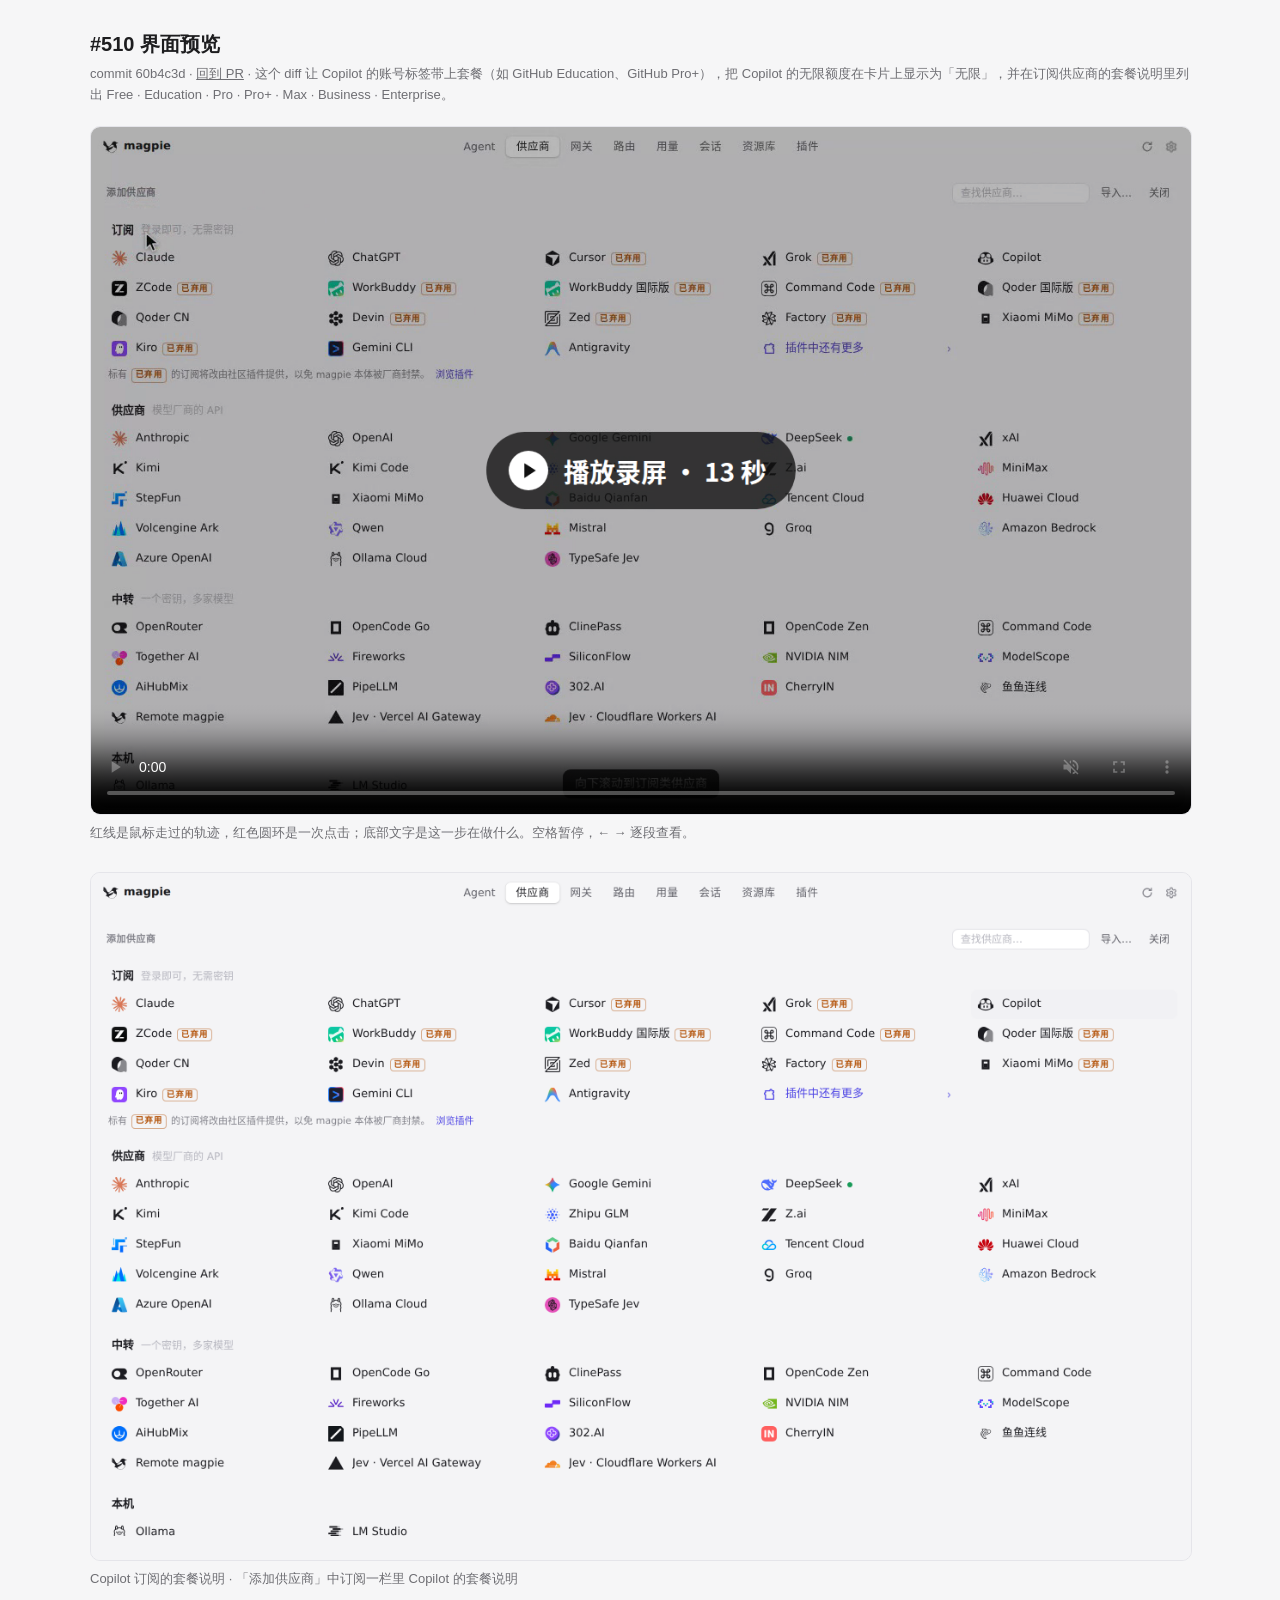
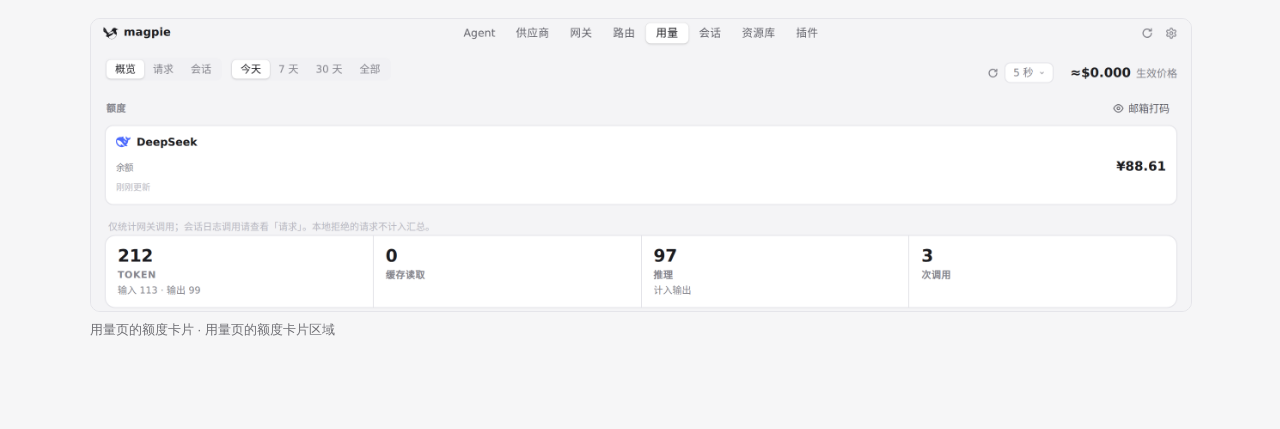
<file: pr-510/60b4c3d/index.html>
<!doctype html><html lang="zh"><meta charset="utf-8"><meta name="viewport" content="width=device-width,initial-scale=1">
<title>#510 界面预览 · 60b4c3d</title>
<style>:root{color-scheme:light dark;--bg:#f6f6f7;--fg:#1d1d1f;--muted:#6e6e73;--card:#fff;--line:#e5e5ea}
@media (prefers-color-scheme:dark){:root{--bg:#111113;--fg:#f2f2f4;--muted:#9a9aa0;--card:#1c1c1f;--line:#2c2c30}}
body{margin:0;background:var(--bg);color:var(--fg);font:15px/1.6 -apple-system,"Segoe UI","PingFang SC","Noto Sans CJK SC",sans-serif}
main{max-width:1100px;margin:0 auto;padding:28px 16px 60px}h1{font-size:20px;margin:0 0 4px}.m{color:var(--muted);font-size:13px;margin:0 0 20px}
video,img{display:block;width:100%;border-radius:10px;border:1px solid var(--line);background:var(--card)}figure{margin:0 0 28px}figcaption{color:var(--muted);font-size:13px;margin-top:8px}
a{color:inherit}</style>
<main><h1>#510 界面预览</h1><p class="m">commit 60b4c3d · <a href="https://github.com/yetone/magpie/pull/510">回到 PR</a> · 这个 diff 让 Copilot 的账号标签带上套餐（如 GitHub Education、GitHub Pro+），把 Copilot 的无限额度在卡片上显示为「无限」，并在订阅供应商的套餐说明里列出 Free · Education · Pro · Pro+ · Max · Business · Enterprise。</p>
<figure><video src="preview.mp4" controls autoplay muted playsinline poster="poster.png"></video><figcaption>红线是鼠标走过的轨迹，红色圆环是一次点击；底部文字是这一步在做什么。空格暂停，← → 逐段查看。</figcaption></figure>
<figure><img src="01-copilot-subscription-plans.png" alt="「添加供应商」中订阅一栏里 Copilot 的套餐说明"><figcaption>Copilot 订阅的套餐说明 · 「添加供应商」中订阅一栏里 Copilot 的套餐说明</figcaption></figure>
<figure><img src="02-usage-allowance-cards.png" alt="用量页的额度卡片区域"><figcaption>用量页的额度卡片 · 用量页的额度卡片区域</figcaption></figure>
</main></html>
</file>
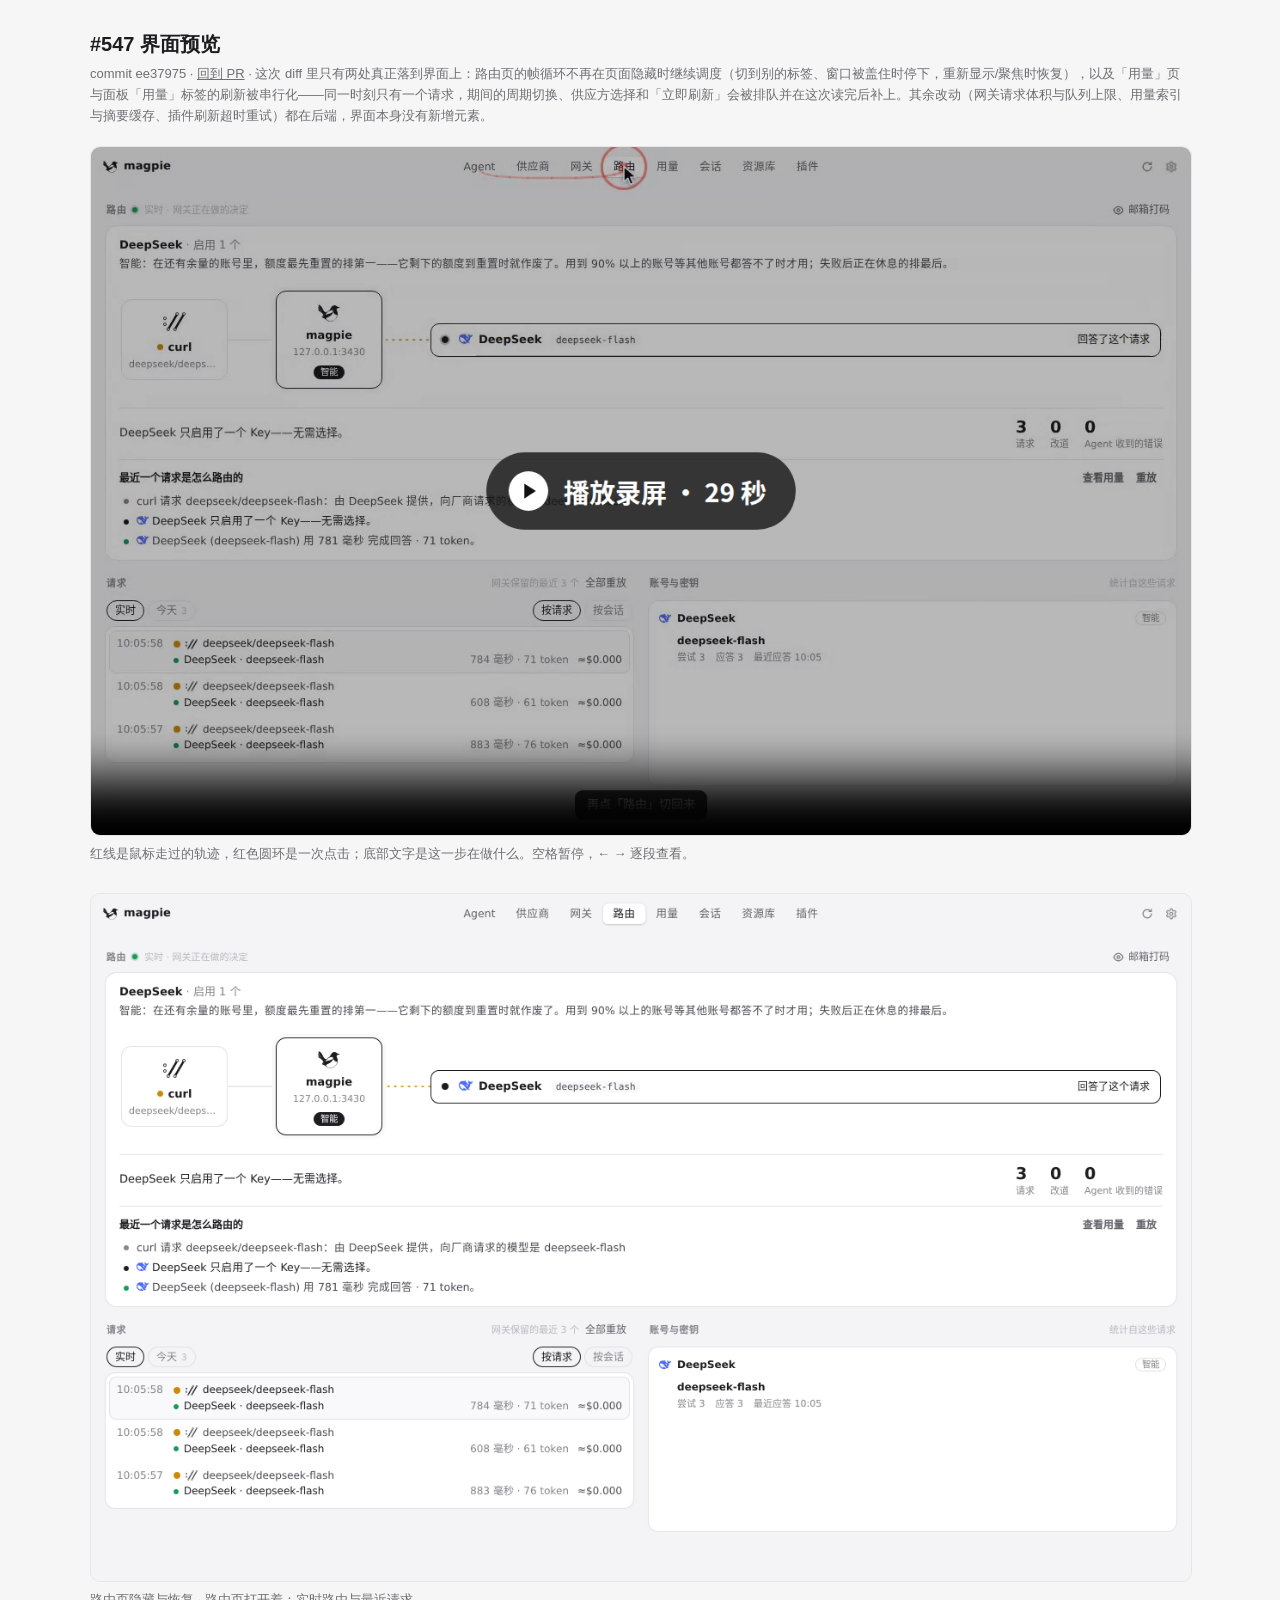
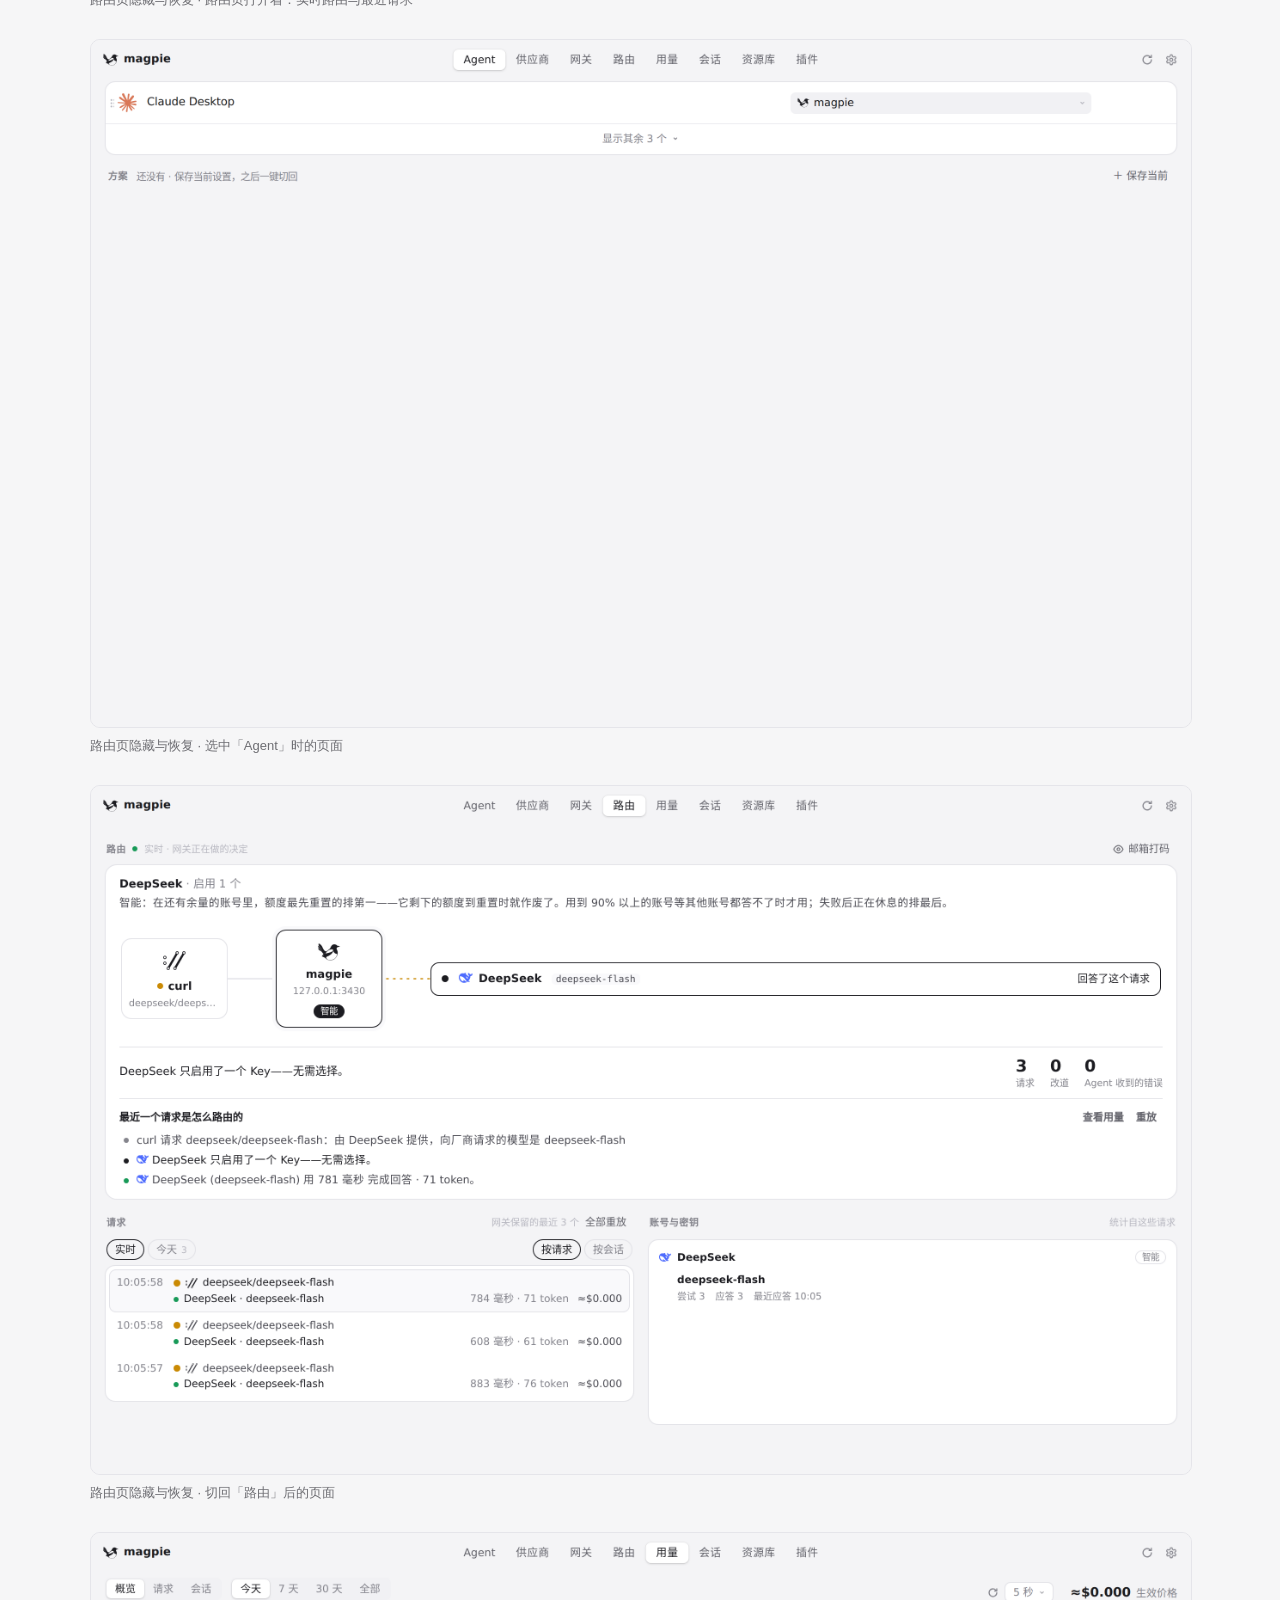
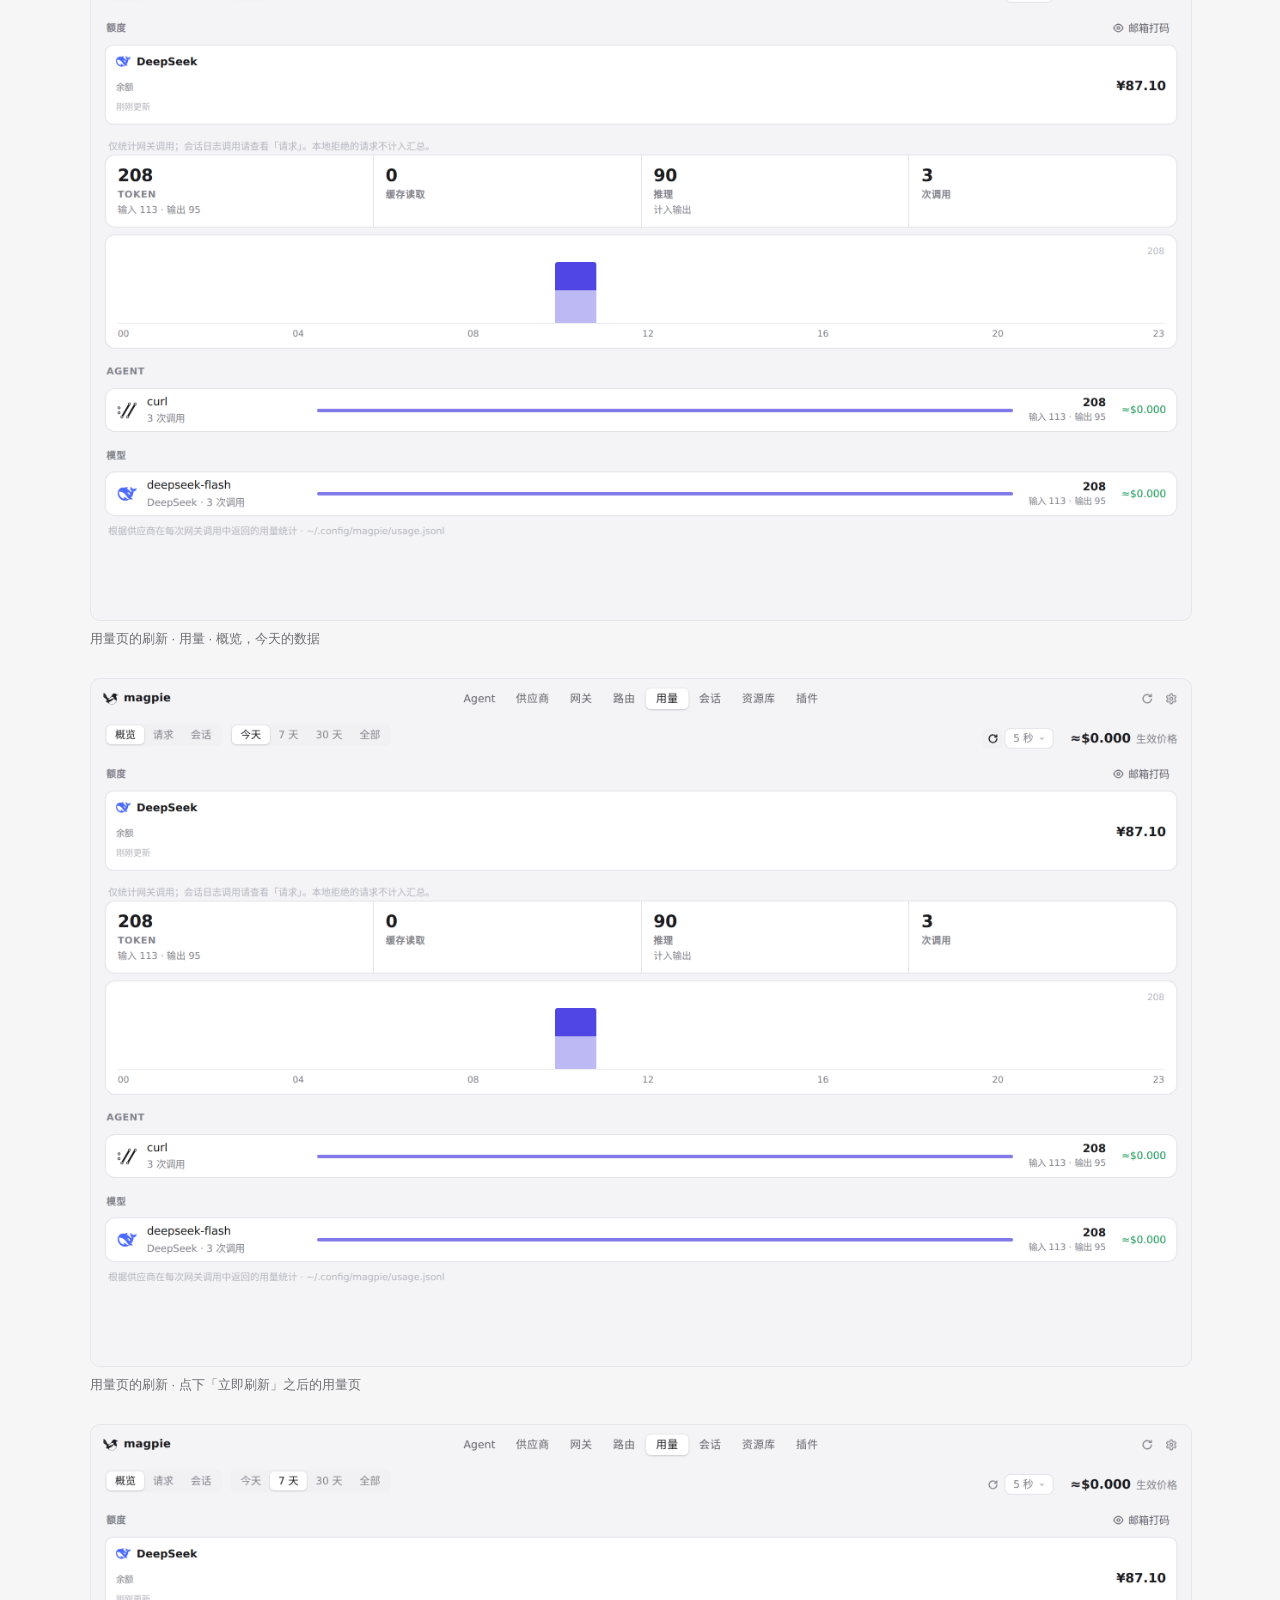
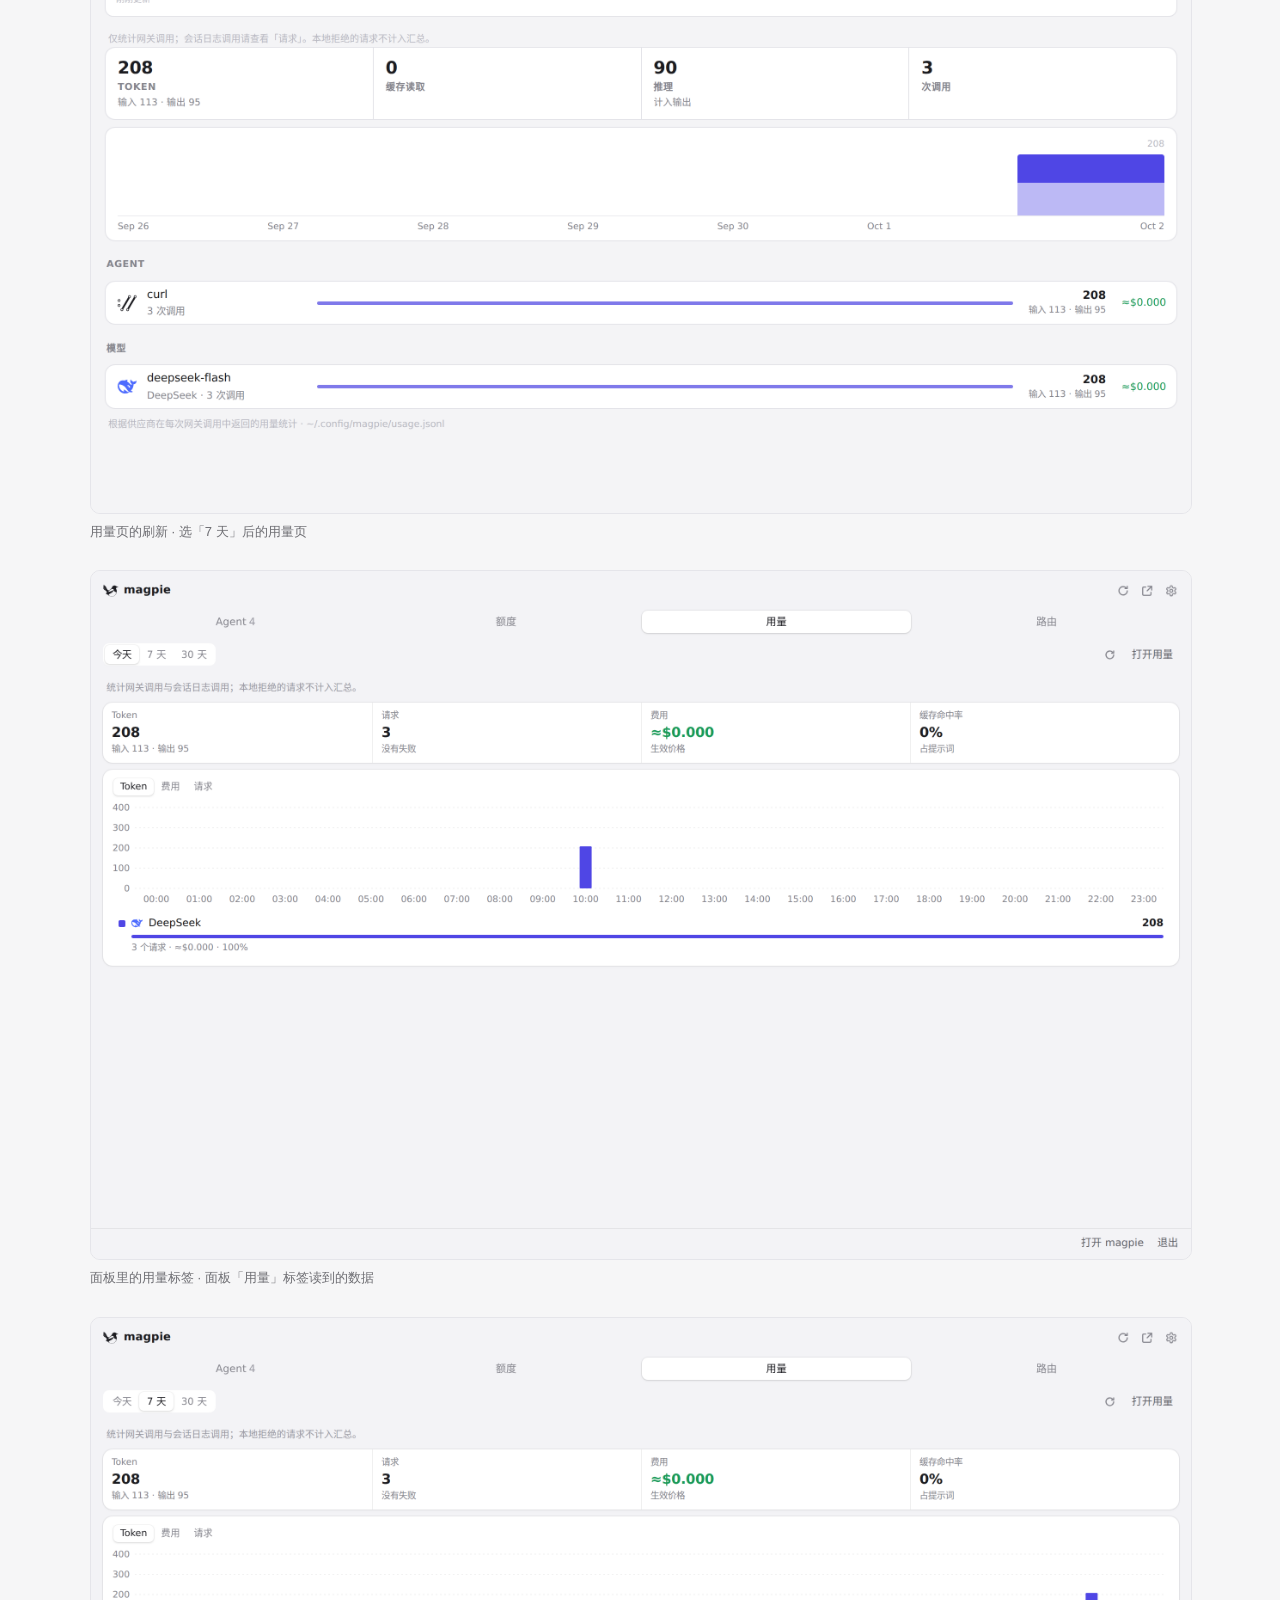
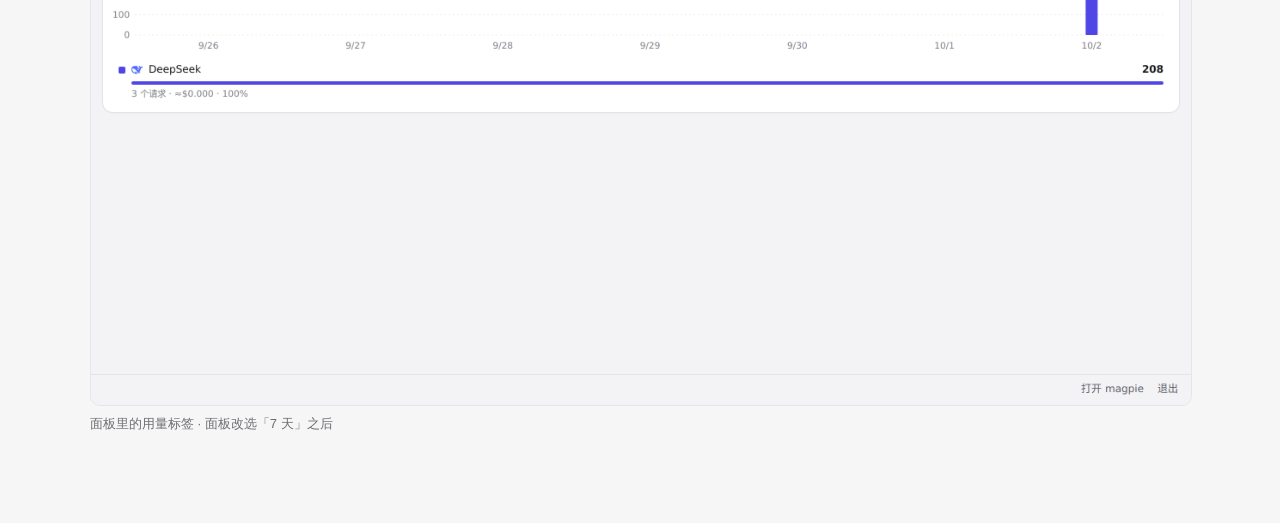
<file: pr-547/ee37975/index.html>
<!doctype html><html lang="zh"><meta charset="utf-8"><meta name="viewport" content="width=device-width,initial-scale=1">
<title>#547 界面预览 · ee37975</title>
<style>:root{color-scheme:light dark;--bg:#f6f6f7;--fg:#1d1d1f;--muted:#6e6e73;--card:#fff;--line:#e5e5ea}
@media (prefers-color-scheme:dark){:root{--bg:#111113;--fg:#f2f2f4;--muted:#9a9aa0;--card:#1c1c1f;--line:#2c2c30}}
body{margin:0;background:var(--bg);color:var(--fg);font:15px/1.6 -apple-system,"Segoe UI","PingFang SC","Noto Sans CJK SC",sans-serif}
main{max-width:1100px;margin:0 auto;padding:28px 16px 60px}h1{font-size:20px;margin:0 0 4px}.m{color:var(--muted);font-size:13px;margin:0 0 20px}
video,img{display:block;width:100%;border-radius:10px;border:1px solid var(--line);background:var(--card)}figure{margin:0 0 28px}figcaption{color:var(--muted);font-size:13px;margin-top:8px}
a{color:inherit}</style>
<main><h1>#547 界面预览</h1><p class="m">commit ee37975 · <a href="https://github.com/yetone/magpie/pull/547">回到 PR</a> · 这次 diff 里只有两处真正落到界面上：路由页的帧循环不再在页面隐藏时继续调度（切到别的标签、窗口被盖住时停下，重新显示/聚焦时恢复），以及「用量」页与面板「用量」标签的刷新被串行化——同一时刻只有一个请求，期间的周期切换、供应方选择和「立即刷新」会被排队并在这次读完后补上。其余改动（网关请求体积与队列上限、用量索引与摘要缓存、插件刷新超时重试）都在后端，界面本身没有新增元素。</p>
<figure><video src="preview.mp4" controls autoplay muted playsinline poster="poster.png"></video><figcaption>红线是鼠标走过的轨迹，红色圆环是一次点击；底部文字是这一步在做什么。空格暂停，← → 逐段查看。</figcaption></figure>
<figure><img src="01-routing-live.png" alt="路由页打开着：实时路由与最近请求"><figcaption>路由页隐藏与恢复 · 路由页打开着：实时路由与最近请求</figcaption></figure>
<figure><img src="02-routing-hidden.png" alt="选中「Agent」时的页面"><figcaption>路由页隐藏与恢复 · 选中「Agent」时的页面</figcaption></figure>
<figure><img src="03-routing-resumed.png" alt="切回「路由」后的页面"><figcaption>路由页隐藏与恢复 · 切回「路由」后的页面</figcaption></figure>
<figure><img src="04-usage-overview.png" alt="用量 · 概览，今天的数据"><figcaption>用量页的刷新 · 用量 · 概览，今天的数据</figcaption></figure>
<figure><img src="05-usage-refreshing.png" alt="点下「立即刷新」之后的用量页"><figcaption>用量页的刷新 · 点下「立即刷新」之后的用量页</figcaption></figure>
<figure><img src="06-usage-seven-days.png" alt="选「7 天」后的用量页"><figcaption>用量页的刷新 · 选「7 天」后的用量页</figcaption></figure>
<figure><img src="07-panel-usage.png" alt="面板「用量」标签读到的数据"><figcaption>面板里的用量标签 · 面板「用量」标签读到的数据</figcaption></figure>
<figure><img src="08-panel-usage-7d.png" alt="面板改选「7 天」之后"><figcaption>面板里的用量标签 · 面板改选「7 天」之后</figcaption></figure>
</main></html>
</file>
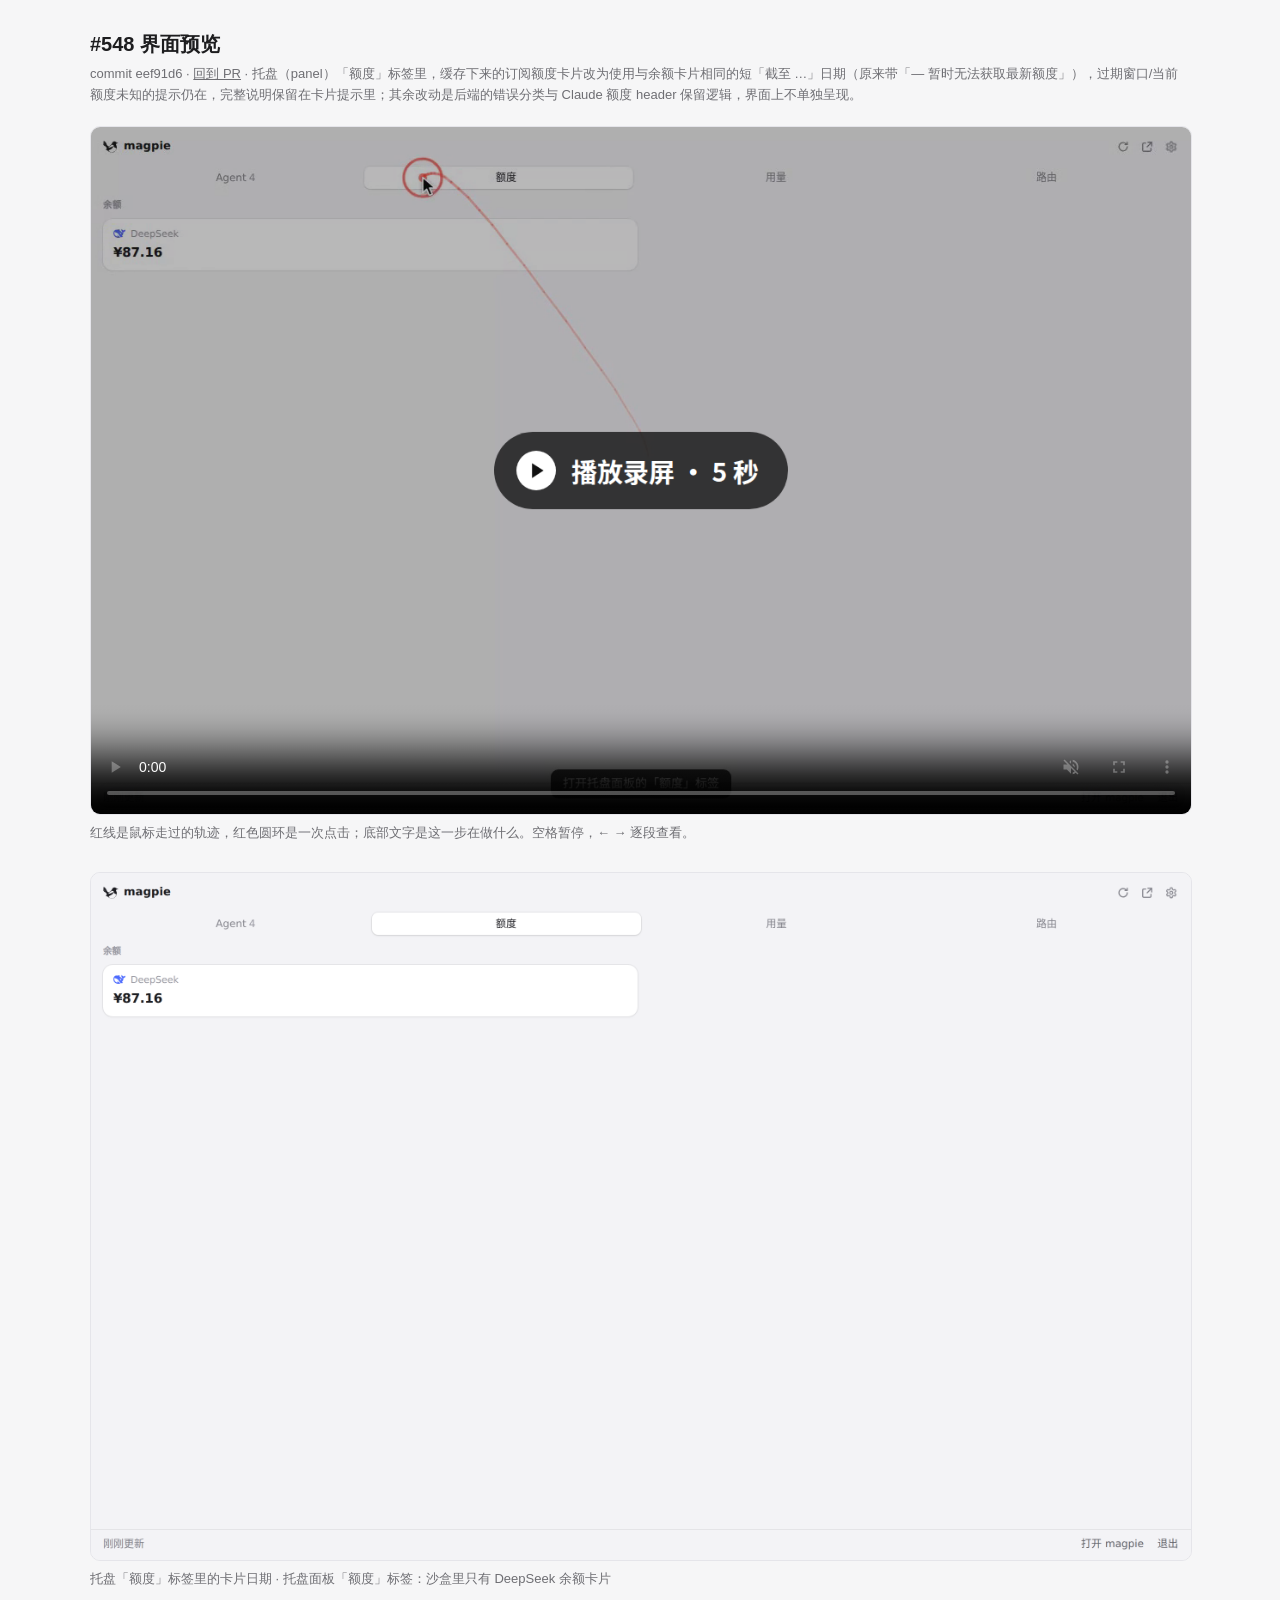
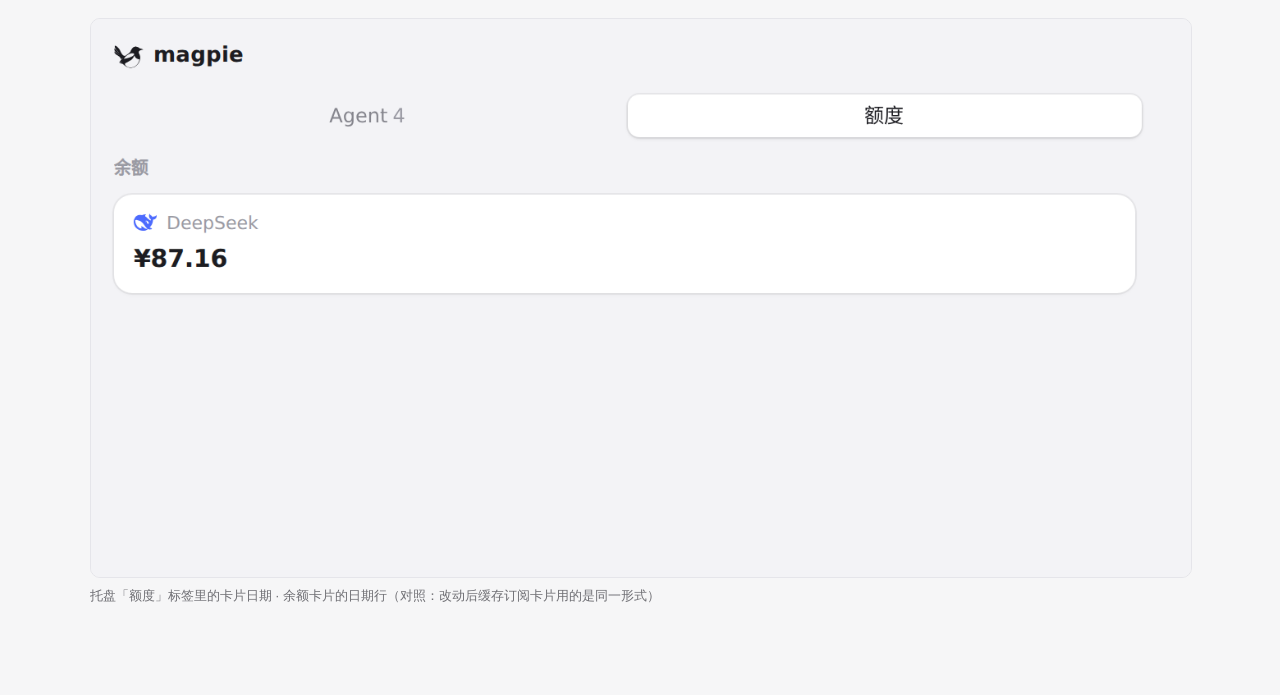
<file: pr-548/eef91d6/index.html>
<!doctype html><html lang="zh"><meta charset="utf-8"><meta name="viewport" content="width=device-width,initial-scale=1">
<title>#548 界面预览 · eef91d6</title>
<style>:root{color-scheme:light dark;--bg:#f6f6f7;--fg:#1d1d1f;--muted:#6e6e73;--card:#fff;--line:#e5e5ea}
@media (prefers-color-scheme:dark){:root{--bg:#111113;--fg:#f2f2f4;--muted:#9a9aa0;--card:#1c1c1f;--line:#2c2c30}}
body{margin:0;background:var(--bg);color:var(--fg);font:15px/1.6 -apple-system,"Segoe UI","PingFang SC","Noto Sans CJK SC",sans-serif}
main{max-width:1100px;margin:0 auto;padding:28px 16px 60px}h1{font-size:20px;margin:0 0 4px}.m{color:var(--muted);font-size:13px;margin:0 0 20px}
video,img{display:block;width:100%;border-radius:10px;border:1px solid var(--line);background:var(--card)}figure{margin:0 0 28px}figcaption{color:var(--muted);font-size:13px;margin-top:8px}
a{color:inherit}</style>
<main><h1>#548 界面预览</h1><p class="m">commit eef91d6 · <a href="https://github.com/yetone/magpie/pull/548">回到 PR</a> · 托盘（panel）「额度」标签里，缓存下来的订阅额度卡片改为使用与余额卡片相同的短「截至 …」日期（原来带「— 暂时无法获取最新额度」），过期窗口/当前额度未知的提示仍在，完整说明保留在卡片提示里；其余改动是后端的错误分类与 Claude 额度 header 保留逻辑，界面上不单独呈现。</p>
<figure><video src="preview.mp4" controls autoplay muted playsinline poster="poster.png"></video><figcaption>红线是鼠标走过的轨迹，红色圆环是一次点击；底部文字是这一步在做什么。空格暂停，← → 逐段查看。</figcaption></figure>
<figure><img src="01-panel-allowances.png" alt="托盘面板「额度」标签：沙盒里只有 DeepSeek 余额卡片"><figcaption>托盘「额度」标签里的卡片日期 · 托盘面板「额度」标签：沙盒里只有 DeepSeek 余额卡片</figcaption></figure>
<figure><img src="02-panel-balance-asof.png" alt="余额卡片的日期行（对照：改动后缓存订阅卡片用的是同一形式）"><figcaption>托盘「额度」标签里的卡片日期 · 余额卡片的日期行（对照：改动后缓存订阅卡片用的是同一形式）</figcaption></figure>
</main></html>
</file>
